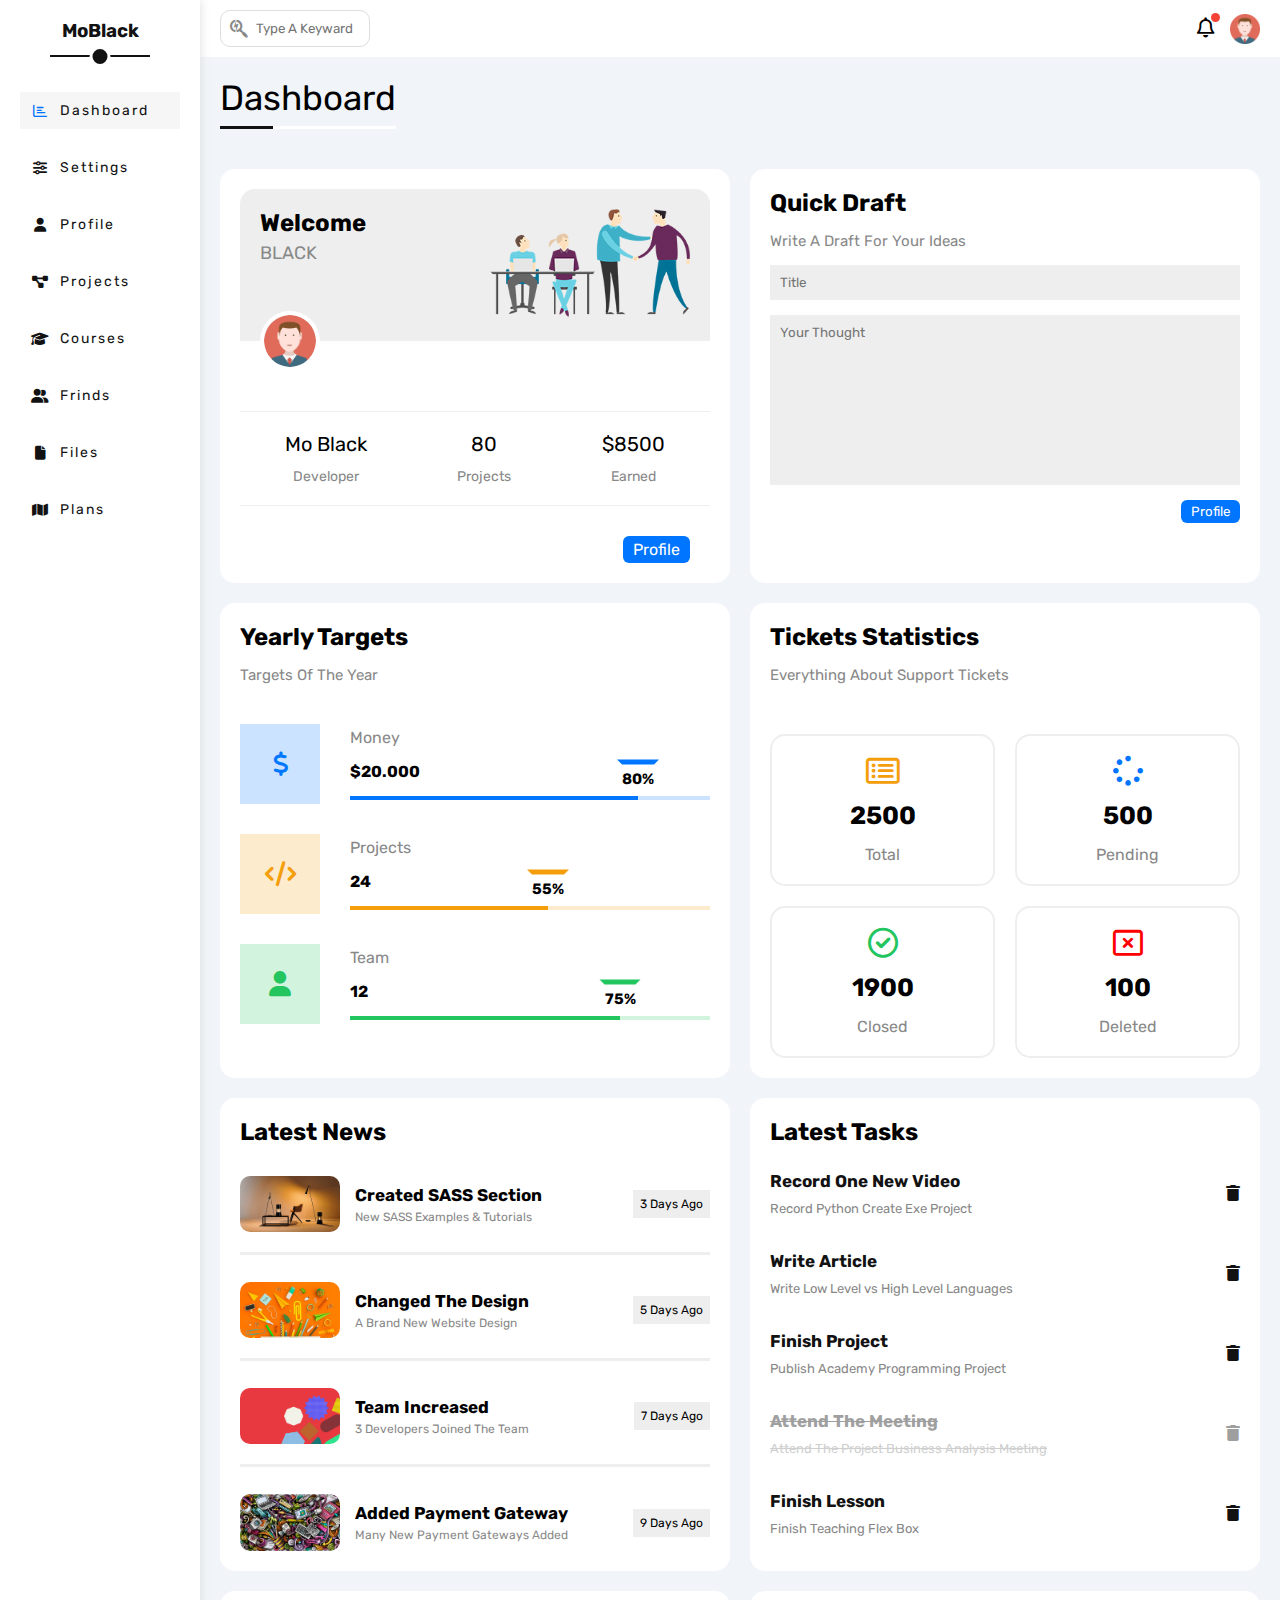
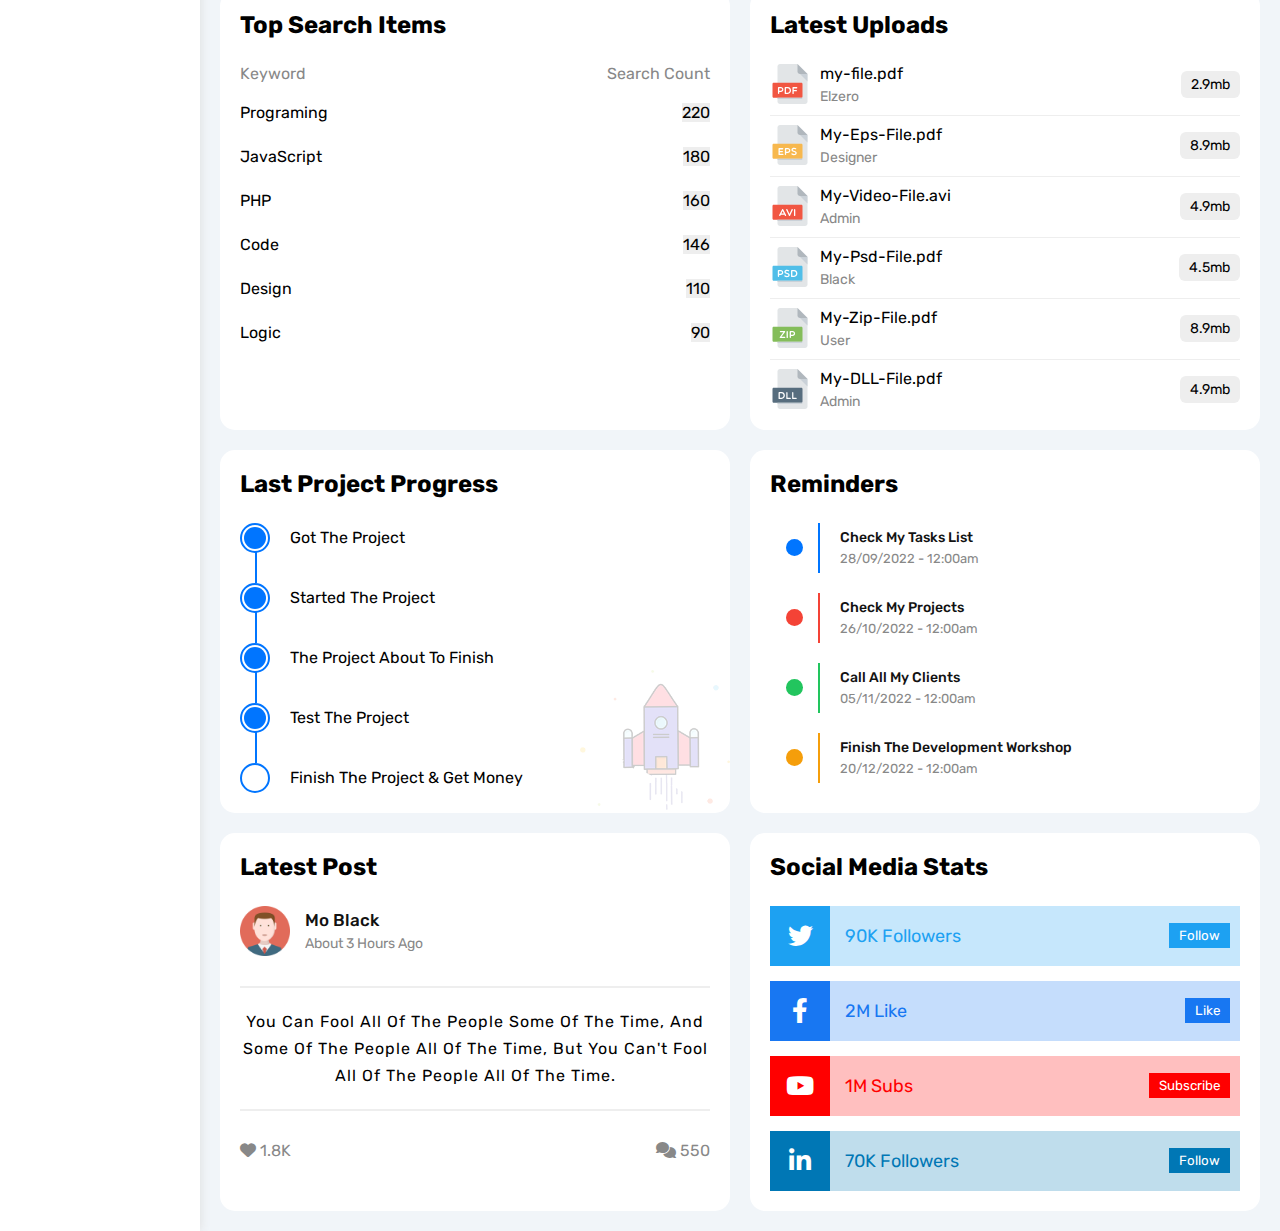
<file: index.html>
<!DOCTYPE html>
<html lang="en">
<head>
    <meta charset="UTF-8">
    <meta http-equiv="X-UA-Compatible" content="IE=edge">
    <meta name="viewport" content="width=device-width, initial-scale=1.0">
    <meta name="description" content="This is Dashboad">
    <title>Dashboard B</title>

    <!-- Font Awsome Icons -->
    <link rel="stylesheet" href="css/all.min.css" />

    <!-- fonts link -->
    <link rel="preconnect" href="https://fonts.googleapis.com">
    <link rel="preconnect" href="https://fonts.gstatic.com" crossorigin>
    <link href="https://fonts.googleapis.com/css2?family=Open+Sans:ital,wght@0,300;0,400;0,500;0,600;0,700;0,800;1,400&family=Rubik:wght@300;400;500;600;700;800;900&display=swap" rel="stylesheet">

    <!-- style file -->
    <link rel="stylesheet" href="css/main.css">
    <link rel="stylesheet" href="css/dashboard.css">
</head>
<body>

    <div class="pageContainer">
        <nav>
            <div class="logo">
                <h3>MoBlack</h3>
            </div>

            <ul>
                <li><a aria-label="Dashboard" href="index.html" class="active"><i class="fa-regular fa-chart-bar"></i> <span>Dashboard</span></a></li>
                <li><a aria-label="Settings" href="settings.html"><i class="fa-solid fa-sliders"></i> <span>Settings</span></a></li>
                <li><a aria-label="Profile" href="profile.html"><i class="fa-solid fa-user"></i> <span>Profile</span></a></li>
                <li><a aria-label="projects" href="projects.html"><i class="fa-solid fa-diagram-project"></i> <span>Projects</span></a></li>
                <li><a aria-label="Courses" href="courses.html"><i class="fa-solid fa-graduation-cap"></i> <span>Courses</span></a></li>
                <li><a aria-label="Frinds" href="friends.html"><i class="fa-solid fa-user-group"></i> <span>Frinds</span></a></li>
                <li><a aria-label="Files" href="files.html"><i class="fa-solid fa-file"></i> <span>Files</span></a></li>
                <li><a aria-label="Plans" href="plans.html"><i class="fa-solid fa-map"></i> <span>Plans</span></a></li>
            </ul>
        </nav>

        <section class="content">
            <header>
                <div class="search">
                    <i class="fa-brands fa-searchengin"></i>
                    <input type="text" placeholder="Type A Keyward">
                </div>
                <div class="user">
                    <div class="noti"><i class="fa-regular fa-bell"></i></div>
                    <img src="imags/avatar.png" alt="Avatar Logo">
                </div>
            </header>

            <!-- Content Here -->
            <section class="dashboard">
                <div class="headOfPage">
                    <h1>Dashboard</h1>
                </div>
                <div class="dashboardContent">
                    <div class="t">
                        <div class="welcome">
                            <div class="head">
                                <div class="w">
                                    <h2>Welcome</h2>
                                    <span>BLACK</span>
                                </div>
                                <div class="img">
                                    <img src="imags/welcome.png" alt="welcome">
                                </div>
                                <img class="welAvatar" src="imags/avatar.png" alt="welcome avatar">
                            </div>
                            
                            <div class="about">
                                <div>
                                    <h3>Mo Black</h3>
                                    <span>Developer</span>
                                </div>
                                <div>
                                    <h3>80</h3>
                                    <span>Projects</span>
                                </div>
                                <div>
                                    <h3>$8500</h3>
                                    <span>Earned</span>
                                </div>
                            </div>
                            <div class="welcomeBtn">
                                <button class="btn-shape"><a href="profile.html">Profile</a></button>
                            </div>
                        </div>
                        <div class="draft">
                            <h2 class="titleHead">Quick Draft</h2>
                            <p class="parHead">Write A Draft For Your Ideas</p>
                            <input type="text" placeholder="Title">
                            <textarea name="though" cols="40" rows="10" placeholder="Your Thought"></textarea>
                            <div class="welcomeBtn">
                                <button class="btn-shape"><a href="profile.html">Profile</a></button>
                            </div>
                        </div>
                        <div class="targets">
                            <h2 class="titleHead">Yearly Targets</h2>
                            <p class="parHead">Targets Of The Year</p>

                            <div class="targetsProj">
                                <div>
                                    <div class="icon">
                                        <i class="fa-solid fa-dollar-sign"></i>
                                    </div>
                                    <div class="proj">
                                        <span>Money</span>
                                        <span>$20.000</span>
                                        <div></div>
                                    </div>
                                </div>
                                <div>
                                    <div class="icon">
                                        <i class="fa-solid fa-code"></i>
                                    </div>
                                    <div class="proj">
                                        <span>Projects</span>
                                        <span>24</span>
                                        <div></div>
                                    </div>
                                </div>
                                <div>
                                    <div class="icon">
                                        <i class="fa-solid fa-user"></i>
                                    </div>
                                    <div class="proj">
                                        <span>Team</span>
                                        <span>12</span>
                                        <div></div>
                                    </div>
                                </div>
                            </div>
                        </div>
                        <div class="statistics">
                            <h2 class="titleHead">Tickets Statistics</h2>
                            <p class="parHead">Everything About Support Tickets</p>

                            <div class="tic">
                                <div>
                                    <i class="fa-regular fa-rectangle-list"></i>
                                    <span>2500</span>
                                    <span>Total</span>
                                </div>
                                <div>
                                    <i class="fa-solid fa-spinner"></i>
                                    <span>500</span>
                                    <span>Pending</span>
                                </div>
                                <div>
                                    <i class="fa-regular fa-circle-check"></i>
                                    <span>1900</span>
                                    <span>Closed</span>
                                </div>
                                <div>
                                    <i class="fa-regular fa-rectangle-xmark"></i>
                                    <span>100</span>
                                    <span>Deleted</span>
                                </div>
                            </div>
                        </div>
                        <div class="news">
                            <h2 class="titleHead">Latest News</h2>
                            <div class="newsContent">
                                <div>
                                    <div>
                                        <img src="imags/news-01.png" alt="news1">
                                        <div>
                                            <h3>Created SASS Section</h3>
                                            <p>New SASS Examples & Tutorials</p>
                                        </div>
                                    </div>
                                    <span>3 Days Ago</span>
                                </div>

                                <div>
                                    <div>
                                        <img src="imags/news-02.png" alt="news2">
                                        <div>
                                            <h3>Changed The Design</h3>
                                            <p>A Brand New Website Design</p>
                                        </div>
                                    </div>
                                    <span>5 Days Ago</span>
                                </div>

                                <div>
                                    <div>
                                        <img src="imags/news-03.png" alt="news3">
                                        <div>
                                            <h3>Team Increased</h3>
                                            <p>3 Developers Joined The Team</p>
                                        </div>
                                    </div>
                                    <span>7 Days Ago</span>
                                </div>

                                <div>
                                    <div>
                                        <img src="imags/news-04.png" alt="news4">
                                        <div>
                                            <h3>Added Payment Gateway</h3>
                                            <p>Many New Payment Gateways Added</p>
                                        </div>
                                    </div>
                                    <span>9 Days Ago</span>
                                </div>
                            </div>
                        </div>
                        <div class="tasks">
                            <h2 class="titleHead">Latest Tasks</h2>

                            <div class="tasksContent">
                                <div>
                                    <div>
                                        <h3>Record One New Video</h3>
                                        <p>Record Python Create Exe Project</p>
                                    </div>
                                    <i class="fa-solid fa-trash"></i>
                                </div>

                                <div>
                                    <div>
                                        <h3>Write Article</h3>
                                        <p>Write Low Level vs High Level Languages</p>
                                    </div>
                                    <i class="fa-solid fa-trash"></i>
                                </div>

                                <div>
                                    <div>
                                        <h3>Finish Project</h3>
                                        <p>Publish Academy Programming Project</p>
                                    </div>
                                    <i class="fa-solid fa-trash"></i>
                                </div>

                                <div class="done">
                                    <div>
                                        <h3>Attend The Meeting</h3>
                                        <p>Attend The Project Business Analysis Meeting</p>
                                    </div>
                                    <i class="fa-solid fa-trash"></i>
                                </div>

                                <div>
                                    <div>
                                        <h3>Finish Lesson</h3>
                                        <p>Finish Teaching Flex Box</p>
                                    </div>
                                    <i class="fa-solid fa-trash"></i>
                                </div>
                            </div>
                        </div>
                        <div class="items">
                            <h2 class="titleHead">Top Search Items</h2>

                            <div class="itemsContent">
                                <div>
                                    <span>Keyword</span>
                                    <ul>
                                        <li>Programing</li>
                                        <li>JavaScript</li>
                                        <li>PHP</li>
                                        <li>Code</li>
                                        <li>Design</li>
                                        <li>Logic</li>
                                    </ul>
                                </div>
                                <div>
                                    <span>Search Count</span>
                                    <ul>
                                        <li>220</li>
                                        <li>180</li>
                                        <li>160</li>
                                        <li>146</li>
                                        <li>110</li>
                                        <li>90</li>
                                    </ul>
                                </div>
                            </div>
                        </div>
                        <div class="uploads">
                            <h2 class="titleHead">Latest Uploads</h2>

                            <div class="uploadsContent">
                                <div class="uploadsFile">
                                    <div>
                                        <img src="imags/pdf.svg" alt="pdf">
                                        <div>
                                            <h3>my-file.pdf</h3>
                                            <p>Elzero</p>
                                        </div>
                                    </div>
                                    <span>2.9mb</span>
                                </div>

                                <div class="uploadsFile">
                                    <div>
                                        <img src="imags/eps.svg" alt="eps">
                                        <div>
                                            <h3>My-Eps-File.pdf</h3>
                                            <p>Designer</p>
                                        </div>
                                    </div>
                                    <span>8.9mb</span>
                                </div>

                                <div class="uploadsFile">
                                    <div>
                                        <img src="imags/avi.svg" alt="avi">
                                        <div>
                                            <h3>My-Video-File.avi</h3>
                                            <p>Admin</p>
                                        </div>
                                    </div>
                                    <span>4.9mb</span>
                                </div>

                                <div class="uploadsFile">
                                    <div>
                                        <img src="imags/psd.svg" alt="psd">
                                        <div>
                                            <h3>My-Psd-File.pdf</h3>
                                            <p>Black</p>
                                        </div>
                                    </div>
                                    <span>4.5mb</span>
                                </div>

                                <div class="uploadsFile">
                                    <div>
                                        <img src="imags/zip.svg" alt="zip">
                                        <div>
                                            <h3>My-Zip-File.pdf</h3>
                                            <p>User</p>
                                        </div>
                                    </div>
                                    <span>8.9mb</span>
                                </div>

                                <div class="uploadsFile">
                                    <div>
                                        <img src="imags/dll.svg" alt="dll">
                                        <div>
                                            <h3>My-DLL-File.pdf</h3>
                                            <p>Admin</p>
                                        </div>
                                    </div>
                                    <span>4.9mb</span>
                                </div>
                            </div>
                        </div>
                        <div class="progress">
                            <img src="imags/project.png" alt="project">
                            <h2 class="titleHead">Last Project Progress</h2>

                            <div class="progressContent">
                                <div class="line"></div>
                                <ul>
                                    <li>
                                        <div>
                                            <div class="progFinsh"></div>
                                        </div>
                                        <p>Got The Project</p>
                                    </li>
                                    <li>
                                        <div>
                                            <div class="progFinsh"></div>
                                        </div>
                                        <p>Started The Project</p>
                                    </li>
                                    <li>
                                        <div>
                                            <div class="progFinsh"></div>
                                        </div>
                                        <p>The Project About To Finish</p>
                                    </li>
                                    <li>
                                        <div>
                                            <div class="progFinsh progWaiting"></div>
                                        </div>
                                        <p>Test The Project</p>
                                    </li>
                                    <li>
                                        <div>
                                            <div></div>
                                        </div>
                                        <p>Finish The Project & Get Money</p>
                                    </li>
                                </ul>
                            </div>
                        </div>
                        <div class="reminders">
                            <h2 class="titleHead">Reminders</h2>

                            <div class="remindersContent">
                                <div class="reminderTask">
                                    <div class="reminderShap">
                                        <div></div>
                                    </div>
                                    <div class="reTask">
                                        <h3>Check My Tasks List</h3>
                                        <p>28/09/2022 - 12:00am</p>
                                    </div>
                                </div>

                                <div class="reminderTask">
                                    <div class="reminderShap">
                                        <div></div>
                                    </div>
                                    <div class="reTask">
                                        <h3>Check My Projects</h3>
                                        <p>26/10/2022 - 12:00am</p>
                                    </div>
                                </div>

                                <div class="reminderTask">
                                    <div class="reminderShap">
                                        <div></div>
                                    </div>
                                    <div class="reTask">
                                        <h3>Call All My Clients</h3>
                                        <p>05/11/2022 - 12:00am</p>
                                    </div>
                                </div>

                                <div class="reminderTask">
                                    <div class="reminderShap">
                                        <div></div>
                                    </div>
                                    <div class="reTask">
                                        <h3>Finish The Development Workshop</h3>
                                        <p>20/12/2022 - 12:00am</p>
                                    </div>
                                </div>
                            </div>
                        </div>
                        <div class="post">
                            <h2 class="titleHead">Latest Post</h2>

                            <div class="postContent">
                                <div class="postHead">
                                    <img src="imags/avatar.png" alt="avatartPost">
                                    <div>
                                        <h3>Mo Black</h3>
                                        <p>About 3 Hours Ago</p>
                                    </div>
                                </div>
                                <p>You Can Fool All Of The People Some Of The Time, And Some Of The People All Of The Time, But You Can't Fool All Of The
                                People All Of The Time.</p>
                                <div class="reactions">
                                    <div>
                                        <i class="fa-solid fa-heart"></i>
                                        <span>1.8K</span>
                                    </div>
                                    <div>
                                        <i class="fa-solid fa-comments"></i>
                                        <span>550</span>
                                    </div>
                                </div>
                            </div>
                        </div>
                        <div class="smState">
                            <h2 class="titleHead">Social Media Stats</h2>

                            <div class="smStateContent">
                                <div class="sm">
                                    <div>
                                        <div class="smIcon">
                                            <i class="fa-brands fa-twitter"></i>
                                        </div>
                                        <span>90K Followers</span>
                                    </div>
                                    <button>Follow</button>
                                </div>

                                <div class="sm">
                                    <div>
                                        <div class="smIcon">
                                            <i class="fa-brands fa-facebook-f"></i>
                                        </div>
                                        <span>2M Like</span>
                                    </div>
                                    <button>Like</button>
                                </div>

                                <div class="sm">
                                    <div>
                                        <div class="smIcon">
                                            <i class="fa-brands fa-youtube"></i>
                                        </div>
                                        <span>1M Subs</span>
                                    </div>
                                    <button>Subscribe</button>
                                </div>

                                <div class="sm">
                                    <div>
                                        <div class="smIcon">
                                            <i class="fa-brands fa-linkedin-in"></i>
                                        </div>
                                        <span>70K Followers</span>
                                    </div>
                                    <button>Follow</button>
                                </div>
                            </div>
                        </div>
                    </div>
                    <div class="projects"></div>
                </div>
            </section>
            <!-- Content Here -->
        </section>
    </div>

</body>
</html>
</file>
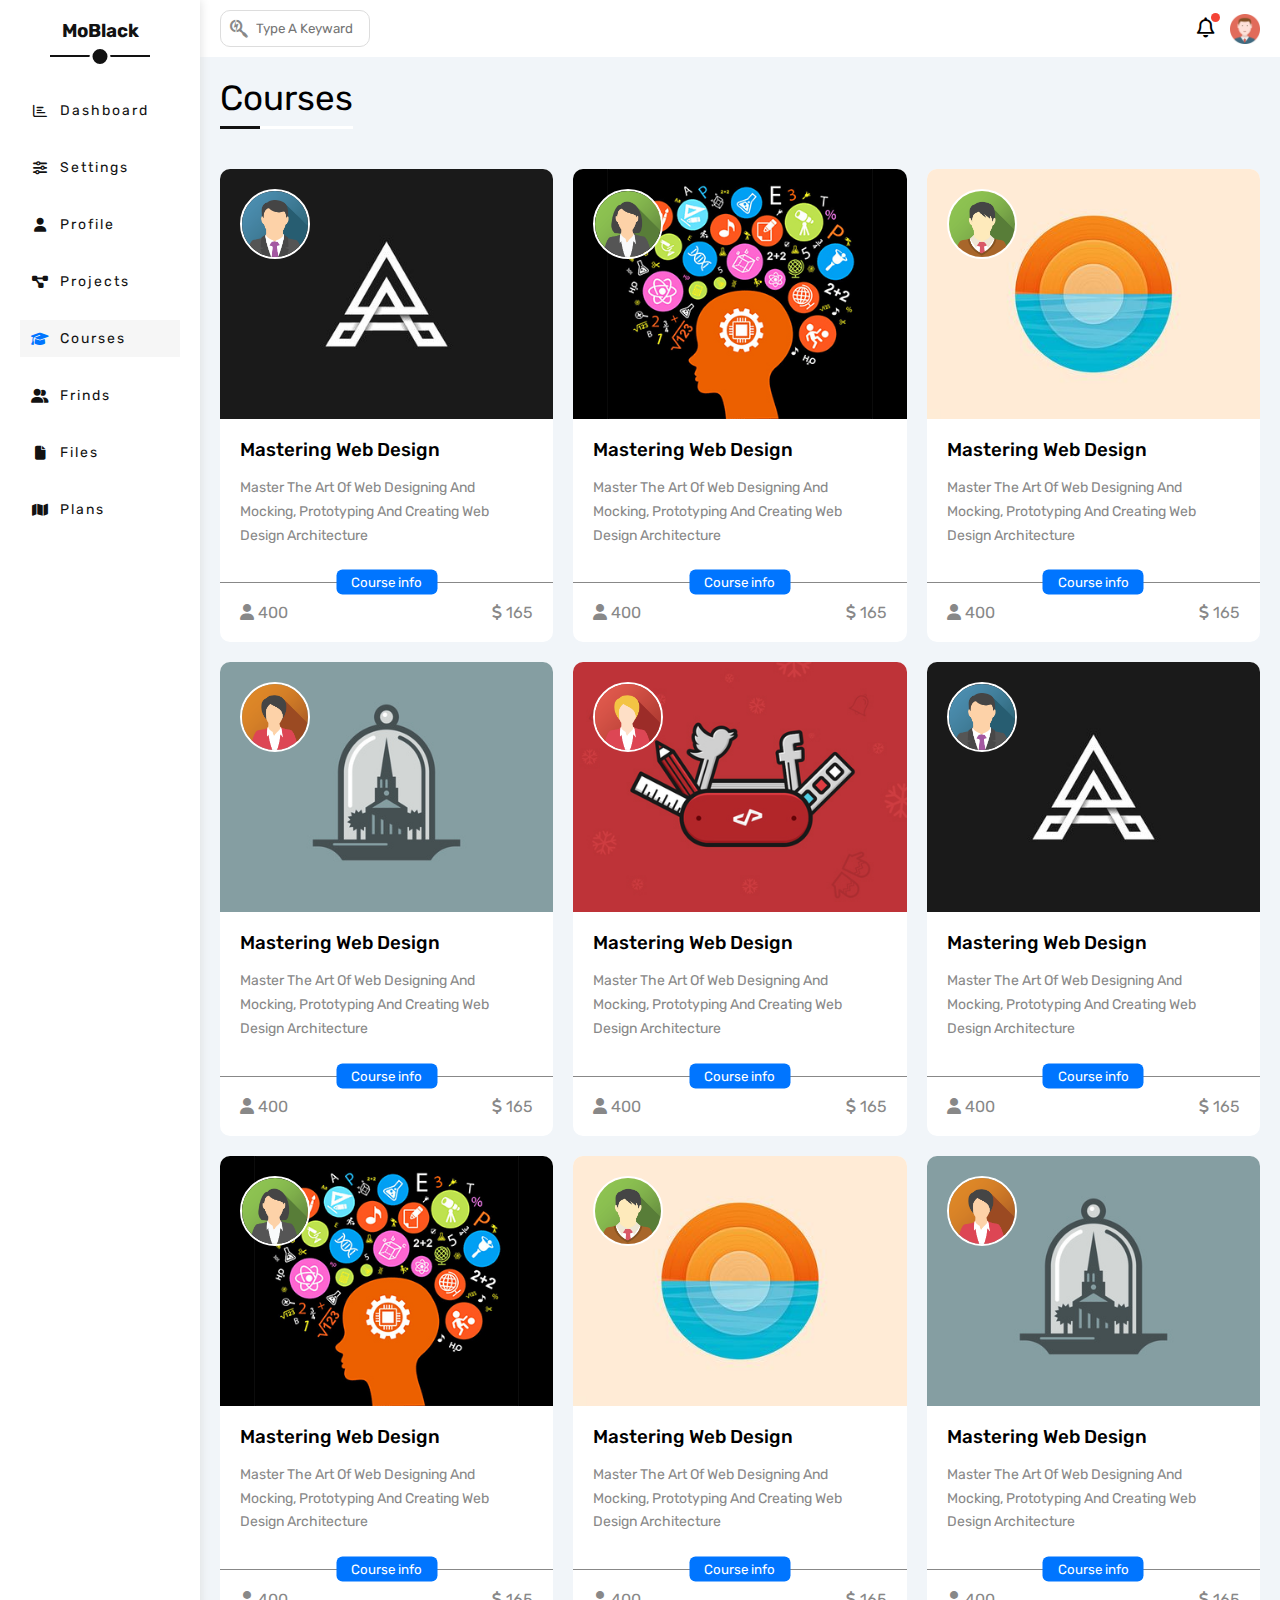
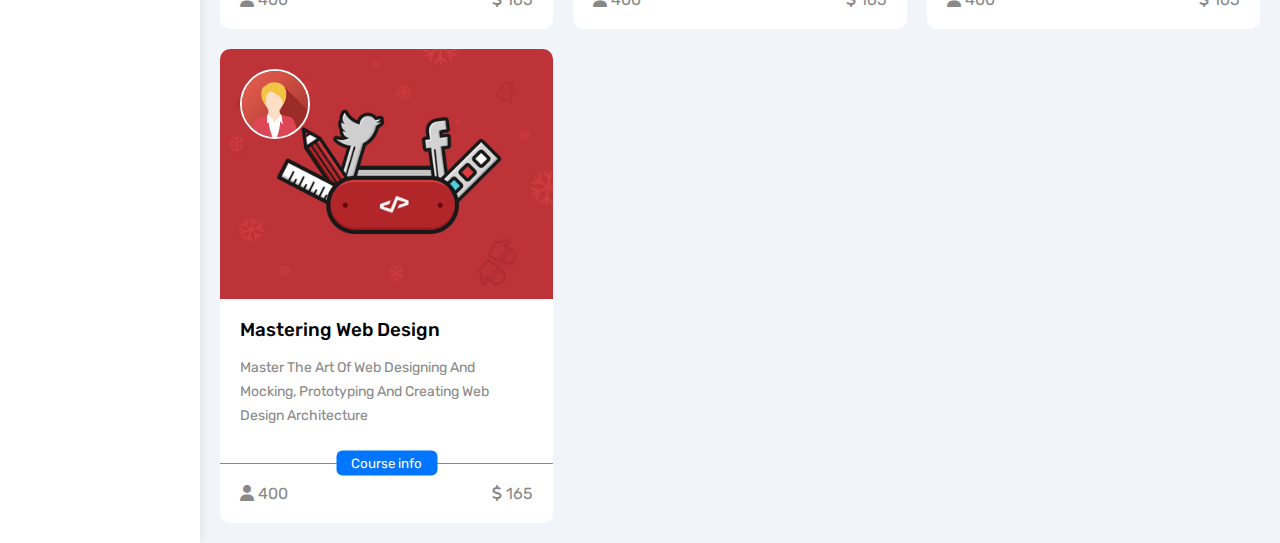
<file: courses.html>
<!DOCTYPE html>
<html lang="en">

<head>
    <meta charset="UTF-8">
    <meta http-equiv="X-UA-Compatible" content="IE=edge">
    <meta name="viewport" content="width=device-width, initial-scale=1.0">
    <meta name="description" content="This is Dashboad">
    <title>Dashboard B</title>

    <!-- Font Awsome Icons -->
    <link rel="stylesheet" href="css/all.min.css" />

    <!-- fonts link -->
    <link rel="preconnect" href="https://fonts.googleapis.com">
    <link rel="preconnect" href="https://fonts.gstatic.com" crossorigin>
    <link
        href="https://fonts.googleapis.com/css2?family=Open+Sans:ital,wght@0,300;0,400;0,500;0,600;0,700;0,800;1,400&family=Rubik:wght@300;400;500;600;700;800;900&display=swap"
        rel="stylesheet">

    <!-- style file -->
    <link rel="stylesheet" href="css/main.css">
    <link rel="stylesheet" href="css/coursesStyle.css">
</head>

<body>

    <div class="pageContainer">
        <nav>
            <div class="logo">
                <h3>MoBlack</h3>
            </div>

            <ul>
                <li><a aria-label="Dashboard" href="index.html"><i class="fa-regular fa-chart-bar"></i>
                        <span>Dashboard</span></a></li>
                <li><a aria-label="Settings" href="settings.html"><i class="fa-solid fa-sliders"></i>
                        <span>Settings</span></a></li>
                <li><a aria-label="Profile" href="profile.html"><i class="fa-solid fa-user"></i>
                        <span>Profile</span></a></li>
                <li><a aria-label="projects" href="projects.html"><i class="fa-solid fa-diagram-project"></i>
                        <span>Projects</span></a></li>
                <li><a aria-label="Courses" href="courses.html" class="active"><i class="fa-solid fa-graduation-cap"></i>
                        <span>Courses</span></a></li>
                <li><a aria-label="Frinds" href="friends.html"><i class="fa-solid fa-user-group"></i>
                        <span>Frinds</span></a></li>
                <li><a aria-label="Files" href="files.html"><i class="fa-solid fa-file"></i> <span>Files</span></a></li>
                <li><a aria-label="Plans" href="plans.html"><i class="fa-solid fa-map"></i> <span>Plans</span></a></li>
            </ul>
        </nav>

        <section class="content">
            <header>
                <div class="search">
                    <i class="fa-brands fa-searchengin"></i>
                    <input type="text" placeholder="Type A Keyward">
                </div>
                <div class="user">
                    <div class="noti"><i class="fa-regular fa-bell"></i></div>
                    <img class="img" src="imags/avatar.png" alt="Avatar Logo">
                </div>
            </header>

            <!-- Content Here -->
            <div class="courses">
                <div class="headOfPage">
                    <h1>Courses</h1>
                </div>

                <div class="coursesContent">
                    <div>
                        <div class="head">
                            <img class="img" src="imags/team-01.png" alt="">
                            <img src="imags/course-01.jpg" alt="">
                        </div>

                        <div class="courseContent">
                            <h3>Mastering Web Design</h3>
                            <p>Master The Art Of Web Designing And Mocking, Prototyping And Creating Web Design Architecture</p>
                        </div>

                        <div class="info">
                            <div></div>
                            <button>Course info</button>
                        </div>

                        <div class="price">
                            <div>
                                <i class="fa-solid fa-user"></i>
                                <span>400</span>
                            </div>
                            <div>
                                <i class="fa-solid fa-dollar-sign"></i>
                                <span>165</span>
                            </div>
                        </div>
                    </div>

                    <div>
                        <div class="head">
                            <img class="img" src="imags/team-02.png" alt="">
                            <img src="imags/course-02.jpg" alt="">
                        </div>
                    
                        <div class="courseContent">
                            <h3>Mastering Web Design</h3>
                            <p>Master The Art Of Web Designing And Mocking, Prototyping And Creating Web Design Architecture</p>
                        </div>
                    
                        <div class="info">
                            <button>Course info</button>
                        </div>
                    
                        <div class="price">
                            <div>
                                <i class="fa-solid fa-user"></i>
                                <span>400</span>
                            </div>
                            <div>
                                <i class="fa-solid fa-dollar-sign"></i>
                                <span>165</span>
                            </div>
                        </div>
                    </div>

                    <div>
                        <div class="head">
                            <img class="img" src="imags/team-03.png" alt="">
                            <img src="imags/course-03.jpg" alt="">
                        </div>
                    
                        <div class="courseContent">
                            <h3>Mastering Web Design</h3>
                            <p>Master The Art Of Web Designing And Mocking, Prototyping And Creating Web Design Architecture</p>
                        </div>
                    
                        <div class="info">
                            <button>Course info</button>
                        </div>
                    
                        <div class="price">
                            <div>
                                <i class="fa-solid fa-user"></i>
                                <span>400</span>
                            </div>
                            <div>
                                <i class="fa-solid fa-dollar-sign"></i>
                                <span>165</span>
                            </div>
                        </div>
                    </div>

                    <div>
                        <div class="head">
                            <img class="img" src="imags/team-04.png" alt="">
                            <img src="imags/course-04.jpg" alt="">
                        </div>
                    
                        <div class="courseContent">
                            <h3>Mastering Web Design</h3>
                            <p>Master The Art Of Web Designing And Mocking, Prototyping And Creating Web Design Architecture</p>
                        </div>
                    
                        <div class="info">
                            <button>Course info</button>
                        </div>
                    
                        <div class="price">
                            <div>
                                <i class="fa-solid fa-user"></i>
                                <span>400</span>
                            </div>
                            <div>
                                <i class="fa-solid fa-dollar-sign"></i>
                                <span>165</span>
                            </div>
                        </div>
                    </div>

                    <div>
                        <div class="head">
                            <img class="img" src="imags/team-05.png" alt="">
                            <img src="imags/course-05.jpg" alt="">
                        </div>
                    
                        <div class="courseContent">
                            <h3>Mastering Web Design</h3>
                            <p>Master The Art Of Web Designing And Mocking, Prototyping And Creating Web Design Architecture</p>
                        </div>
                    
                        <div class="info">
                            <button>Course info</button>
                        </div>
                    
                        <div class="price">
                            <div>
                                <i class="fa-solid fa-user"></i>
                                <span>400</span>
                            </div>
                            <div>
                                <i class="fa-solid fa-dollar-sign"></i>
                                <span>165</span>
                            </div>
                        </div>
                    </div>

                    <div>
                        <div class="head">
                            <img class="img" src="imags/team-01.png" alt="">
                            <img src="imags/course-01.jpg" alt="">
                        </div>
                    
                        <div class="courseContent">
                            <h3>Mastering Web Design</h3>
                            <p>Master The Art Of Web Designing And Mocking, Prototyping And Creating Web Design Architecture</p>
                        </div>
                    
                        <div class="info">
                            <button>Course info</button>
                        </div>
                    
                        <div class="price">
                            <div>
                                <i class="fa-solid fa-user"></i>
                                <span>400</span>
                            </div>
                            <div>
                                <i class="fa-solid fa-dollar-sign"></i>
                                <span>165</span>
                            </div>
                        </div>
                    </div>

                    <div>
                        <div class="head">
                            <img class="img" src="imags/team-02.png" alt="">
                            <img src="imags/course-02.jpg" alt="">
                        </div>
                    
                        <div class="courseContent">
                            <h3>Mastering Web Design</h3>
                            <p>Master The Art Of Web Designing And Mocking, Prototyping And Creating Web Design Architecture</p>
                        </div>
                    
                        <div class="info">
                            <button>Course info</button>
                        </div>
                    
                        <div class="price">
                            <div>
                                <i class="fa-solid fa-user"></i>
                                <span>400</span>
                            </div>
                            <div>
                                <i class="fa-solid fa-dollar-sign"></i>
                                <span>165</span>
                            </div>
                        </div>
                    </div>

                    <div>
                        <div class="head">
                            <img class="img" src="imags/team-03.png" alt="">
                            <img src="imags/course-03.jpg" alt="">
                        </div>
                    
                        <div class="courseContent">
                            <h3>Mastering Web Design</h3>
                            <p>Master The Art Of Web Designing And Mocking, Prototyping And Creating Web Design Architecture</p>
                        </div>
                    
                        <div class="info">
                            <button>Course info</button>
                        </div>
                    
                        <div class="price">
                            <div>
                                <i class="fa-solid fa-user"></i>
                                <span>400</span>
                            </div>
                            <div>
                                <i class="fa-solid fa-dollar-sign"></i>
                                <span>165</span>
                            </div>
                        </div>
                    </div>

                    <div>
                        <div class="head">
                            <img class="img" src="imags/team-04.png" alt="">
                            <img src="imags/course-04.jpg" alt="">
                        </div>
                    
                        <div class="courseContent">
                            <h3>Mastering Web Design</h3>
                            <p>Master The Art Of Web Designing And Mocking, Prototyping And Creating Web Design Architecture</p>
                        </div>
                    
                        <div class="info">
                            <button>Course info</button>
                        </div>
                    
                        <div class="price">
                            <div>
                                <i class="fa-solid fa-user"></i>
                                <span>400</span>
                            </div>
                            <div>
                                <i class="fa-solid fa-dollar-sign"></i>
                                <span>165</span>
                            </div>
                        </div>
                    </div>

                    <div>
                        <div class="head">
                            <img class="img" src="imags/team-05.png" alt="">
                            <img src="imags/course-05.jpg" alt="">
                        </div>
                    
                        <div class="courseContent">
                            <h3>Mastering Web Design</h3>
                            <p>Master The Art Of Web Designing And Mocking, Prototyping And Creating Web Design Architecture</p>
                        </div>
                    
                        <div class="info">
                            <button>Course info</button>
                        </div>
                    
                        <div class="price">
                            <div>
                                <i class="fa-solid fa-user"></i>
                                <span>400</span>
                            </div>
                            <div>
                                <i class="fa-solid fa-dollar-sign"></i>
                                <span>165</span>
                            </div>
                        </div>
                    </div>
                </div>

            </div>
            <!-- Content Here -->
        </section>
    </div>

</body>

</html>
</file>
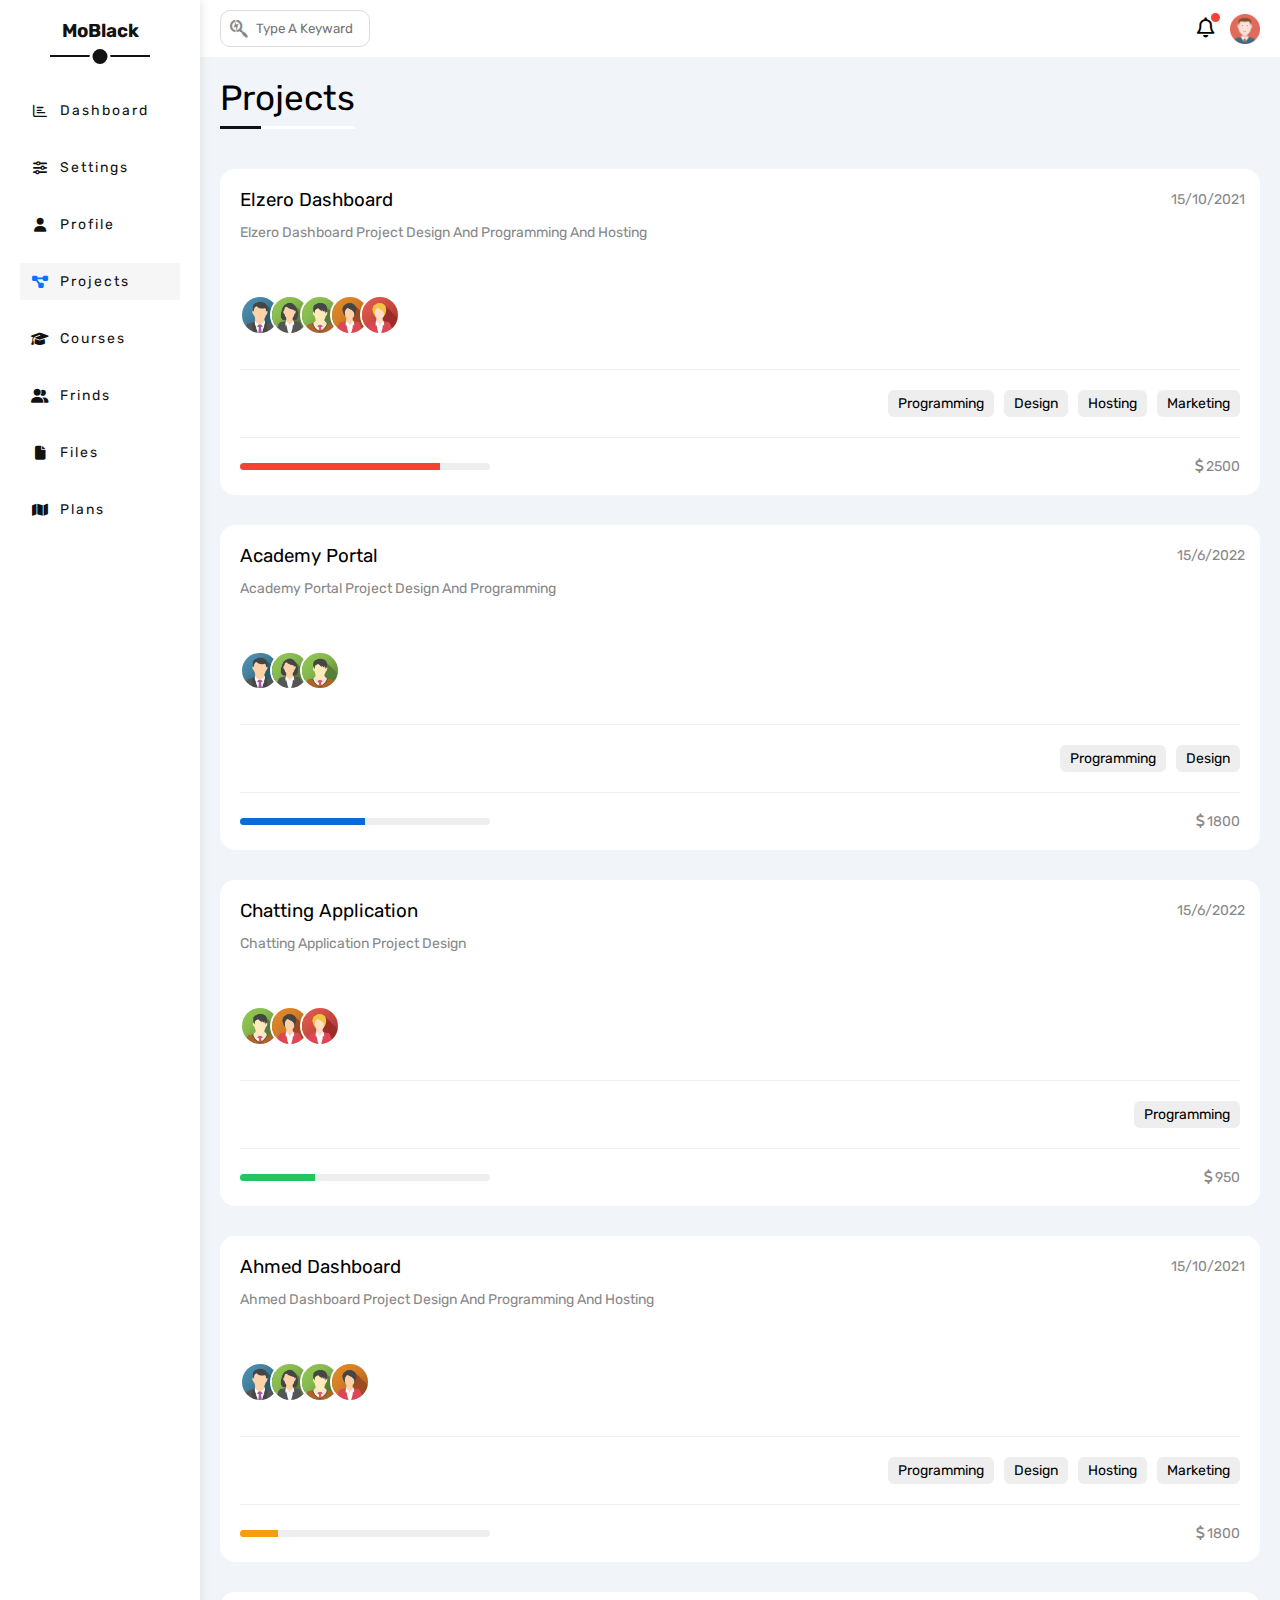
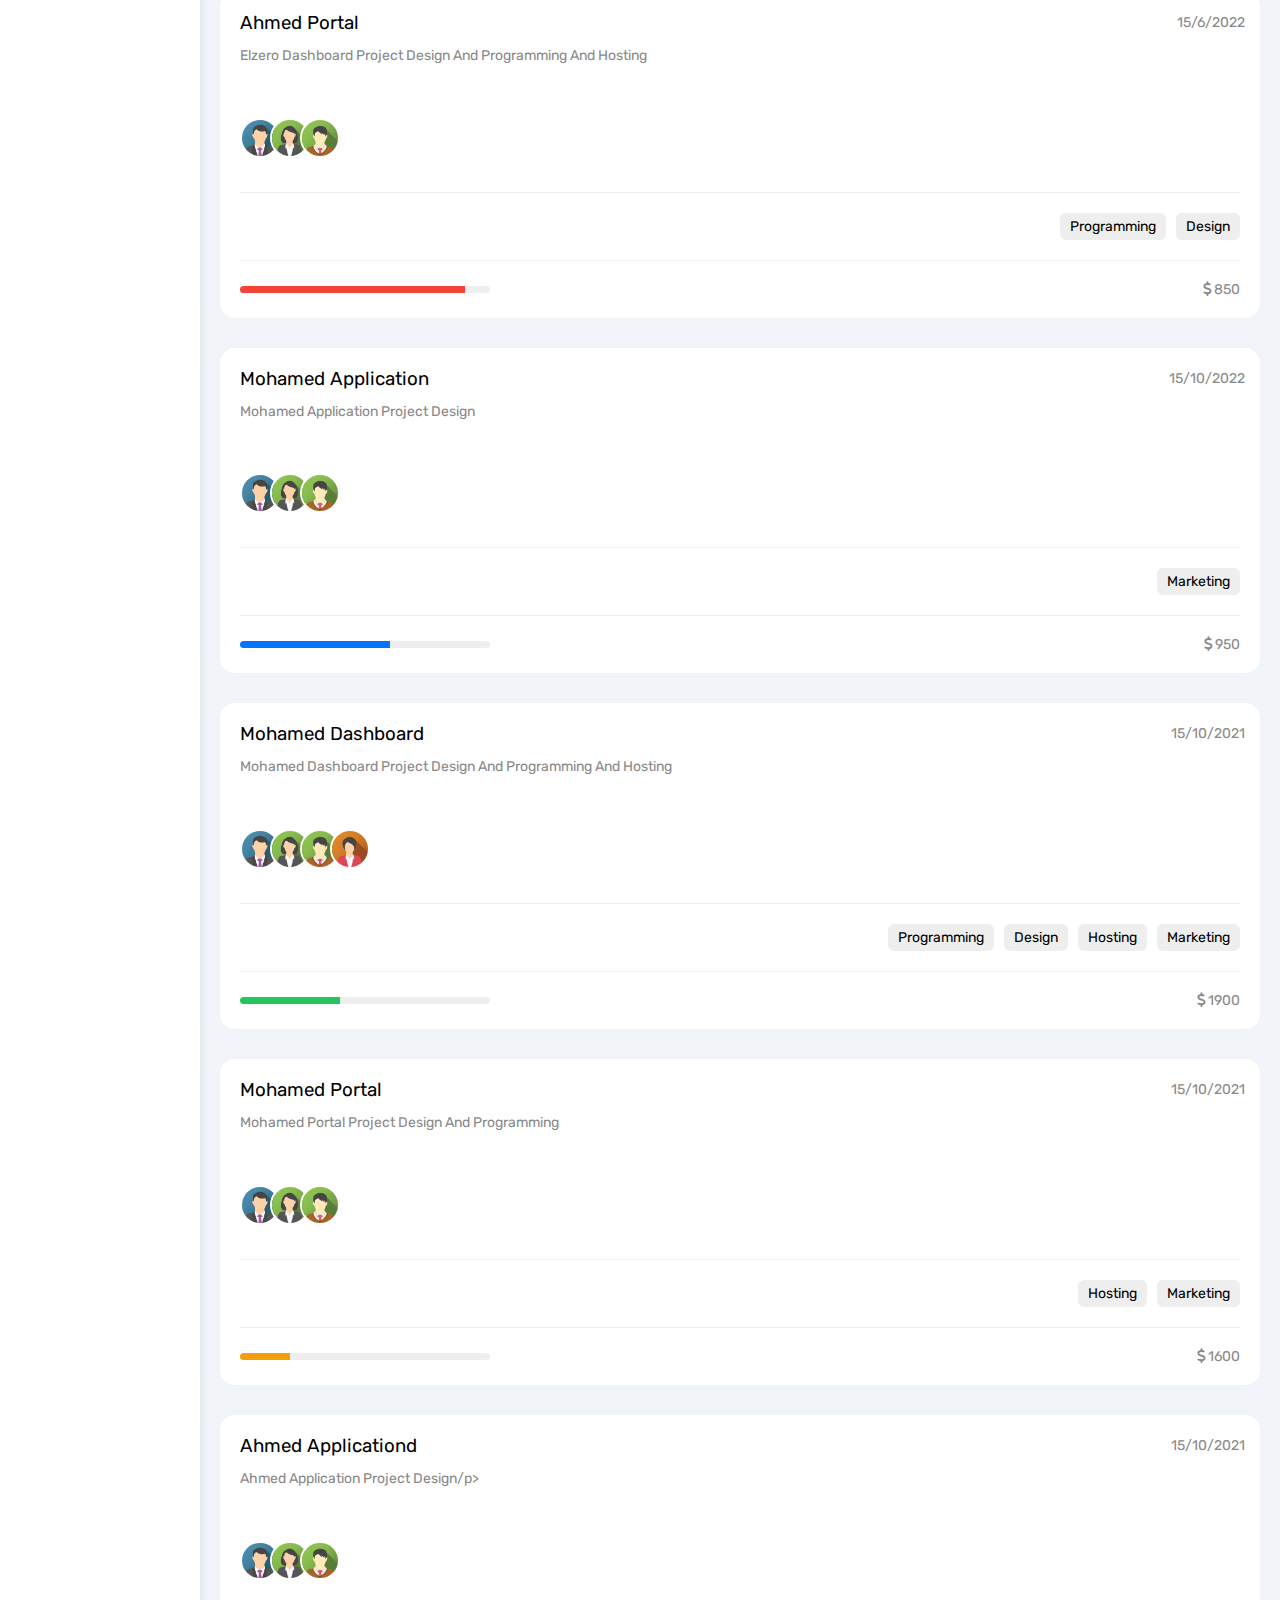
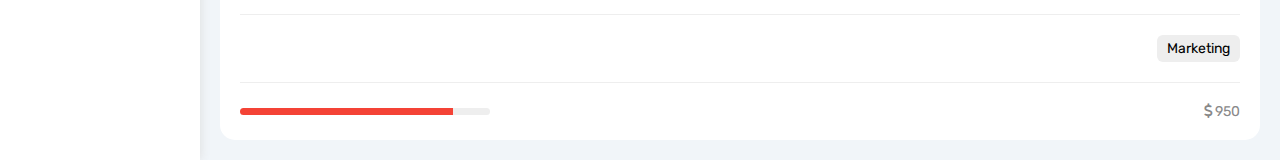
<file: projects.html>
<!DOCTYPE html>
<html lang="en">

<head>
    <meta charset="UTF-8">
    <meta http-equiv="X-UA-Compatible" content="IE=edge">
    <meta name="viewport" content="width=device-width, initial-scale=1.0">
    <meta name="description" content="This is Dashboad">
    <title>Dashboard B</title>

    <!-- Font Awsome Icons -->
    <link rel="stylesheet" href="css/all.min.css" />

    <!-- fonts link -->
    <link rel="preconnect" href="https://fonts.googleapis.com">
    <link rel="preconnect" href="https://fonts.gstatic.com" crossorigin>
    <link
        href="https://fonts.googleapis.com/css2?family=Open+Sans:ital,wght@0,300;0,400;0,500;0,600;0,700;0,800;1,400&family=Rubik:wght@300;400;500;600;700;800;900&display=swap"
        rel="stylesheet">

    <!-- style file -->
    <link rel="stylesheet" href="css/main.css">
    <link rel="stylesheet" href="css/projectsStyle.css">
</head>

<body>

    <div class="pageContainer">
        <nav>
            <div class="logo">
                <h3>MoBlack</h3>
            </div>

            <ul>
                <li><a aria-label="Dashboard" href="index.html"><i class="fa-regular fa-chart-bar"></i>
                        <span>Dashboard</span></a></li>
                <li><a aria-label="Settings" href="settings.html"><i class="fa-solid fa-sliders"></i>
                        <span>Settings</span></a></li>
                <li><a aria-label="Profile" href="profile.html"><i class="fa-solid fa-user"></i>
                        <span>Profile</span></a></li>
                <li><a aria-label="projects" href="projects.html" class="active"><i class="fa-solid fa-diagram-project"></i>
                        <span>Projects</span></a></li>
                <li><a aria-label="Courses" href="courses.html"><i
                            class="fa-solid fa-graduation-cap"></i>
                        <span>Courses</span></a></li>
                <li><a aria-label="Frinds" href="friends.html"><i class="fa-solid fa-user-group"></i>
                        <span>Frinds</span></a></li>
                <li><a aria-label="Files" href="files.html"><i class="fa-solid fa-file"></i> <span>Files</span></a></li>
                <li><a aria-label="Plans" href="plans.html"><i class="fa-solid fa-map"></i> <span>Plans</span></a></li>
            </ul>
        </nav>

        <section class="content">
            <header>
                <div class="search">
                    <i class="fa-brands fa-searchengin"></i>
                    <input type="text" placeholder="Type A Keyward">
                </div>
                <div class="user">
                    <div class="noti"><i class="fa-regular fa-bell"></i></div>
                    <img class="img" src="imags/avatar.png" alt="Avatar Logo">
                </div>
            </header>

            <!-- Content Here -->
            <div class="projects">
                <div class="headOfPage">
                    <h1>Projects</h1>
                </div>

                <div class="projectsContent">







                    <div class="projectCard">

                        <div class="date">
                            <span>15/10/2021</span>
                        </div>

                        <h3>Elzero Dashboard</h3>
                        <p>Elzero Dashboard Project Design And Programming And Hosting</p>

                        <div class="users">
                            <a href="#">
                                <img src="imags/team-01.png" alt="">
                            </a>
                            <a href="#">
                                <img src="imags/team-02.png" alt="">
                            </a>
                            <a href="#">
                                <img src="imags/team-03.png" alt="">
                            </a>
                            <a href="#">
                                <img src="imags/team-04.png" alt="">
                            </a>
                            <a href="#">
                                <img src="imags/team-05.png" alt="">
                            </a>
                        </div>

                        <div class="skills">
                            <span>Programming</span>
                            <span>Design</span>
                            <span>Hosting</span>
                            <span>Marketing</span>
                        </div>

                        <div class="prog">
                            <div></div>
                            <span><i class="fa-solid fa-dollar-sign"></i> 2500</span>
                        </div>
                    </div>








                    
                    <div class="projectCard">
                    
                        <div class="date">
                            <span>15/6/2022</span>
                        </div>
                    
                        <h3>Academy Portal</h3>
                        <p>Academy Portal Project Design And Programming</p>
                    
                        <div class="users">
                            <a href="#">
                                <img src="imags/team-01.png" alt="">
                            </a>
                            <a href="#">
                                <img src="imags/team-02.png" alt="">
                            </a>
                            <a href="#">
                                <img src="imags/team-03.png" alt="">
                            </a>
                        </div>
                    
                        <div class="skills">
                            <span>Programming</span>
                            <span>Design</span>
                        </div>
                    
                        <div class="prog">
                            <div></div>
                            <span><i class="fa-solid fa-dollar-sign"></i> 1800</span>
                        </div>
                    </div>

                    <div class="projectCard">
                    
                        <div class="date">
                            <span>15/6/2022</span>
                        </div>
                    
                        <h3>Chatting Application</h3>
                        <p>Chatting Application Project Design</p>
                    
                        <div class="users">
                            <a href="#">
                                <img src="imags/team-03.png" alt="">
                            </a>
                            <a href="#">
                                <img src="imags/team-04.png" alt="">
                            </a>
                            <a href="#">
                                <img src="imags/team-05.png" alt="">
                            </a>
                        </div>
                    
                        <div class="skills">
                            <span>Programming</span>
                        </div>
                    
                        <div class="prog">
                            <div></div>
                            <span><i class="fa-solid fa-dollar-sign"></i> 950</span>
                        </div>
                    </div>

                    <div class="projectCard">
                    
                        <div class="date">
                            <span>15/10/2021</span>
                        </div>
                    
                        <h3>Ahmed Dashboard</h3>
                        <p>Ahmed Dashboard Project Design And Programming And Hosting</p>
                    
                        <div class="users">
                            <a href="#">
                                <img src="imags/team-01.png" alt="">
                            </a>
                            <a href="#">
                                <img src="imags/team-02.png" alt="">
                            </a>
                            <a href="#">
                                <img src="imags/team-03.png" alt="">
                            </a>
                            <a href="#">
                                <img src="imags/team-04.png" alt="">
                            </a>
                        </div>
                    
                        <div class="skills">
                            <span>Programming</span>
                            <span>Design</span>
                            <span>Hosting</span>
                            <span>Marketing</span>
                        </div>
                    
                        <div class="prog">
                            <div></div>
                            <span><i class="fa-solid fa-dollar-sign"></i> 1800</span>
                        </div>
                    </div>

                    <div class="projectCard">
                    
                        <div class="date">
                            <span>15/6/2022</span>
                        </div>
                    
                        <h3>Ahmed Portal</h3>
                        <p>Elzero Dashboard Project Design And Programming And Hosting</p>
                    
                        <div class="users">
                            <a href="#">
                                <img src="imags/team-01.png" alt="">
                            </a>
                            <a href="#">
                                <img src="imags/team-02.png" alt="">
                            </a>
                            <a href="#">
                                <img src="imags/team-03.png" alt="">
                            </a>
                        </div>
                    
                        <div class="skills">
                            <span>Programming</span>
                            <span>Design</span>
                        </div>
                    
                        <div class="prog">
                            <div></div>
                            <span><i class="fa-solid fa-dollar-sign"></i> 850</span>
                        </div>
                    </div>

                    <div class="projectCard">
                    
                        <div class="date">
                            <span>15/10/2022</span>
                        </div>
                    
                        <h3>Mohamed Application</h3>
                        <p>Mohamed Application Project Design</p>
                    
                        <div class="users">
                            <a href="#">
                                <img src="imags/team-01.png" alt="">
                            </a>
                            <a href="#">
                                <img src="imags/team-02.png" alt="">
                            </a>
                            <a href="#">
                                <img src="imags/team-03.png" alt="">
                            </a>
                        </div>
                    
                        <div class="skills">
                            <span>Marketing</span>
                        </div>
                    
                        <div class="prog">
                            <div></div>
                            <span><i class="fa-solid fa-dollar-sign"></i> 950</span>
                        </div>
                    </div>

                    <div class="projectCard">
                    
                        <div class="date">
                            <span>15/10/2021</span>
                        </div>
                    
                        <h3>Mohamed Dashboard</h3>
                        <p>Mohamed Dashboard Project Design And Programming And Hosting</p>
                    
                        <div class="users">
                            <a href="#">
                                <img src="imags/team-01.png" alt="">
                            </a>
                            <a href="#">
                                <img src="imags/team-02.png" alt="">
                            </a>
                            <a href="#">
                                <img src="imags/team-03.png" alt="">
                            </a>
                            <a href="#">
                                <img src="imags/team-04.png" alt="">
                            </a>
                        </div>
                    
                        <div class="skills">
                            <span>Programming</span>
                            <span>Design</span>
                            <span>Hosting</span>
                            <span>Marketing</span>
                        </div>
                    
                        <div class="prog">
                            <div></div>
                            <span><i class="fa-solid fa-dollar-sign"></i> 1900</span>
                        </div>
                    </div>

                    <div class="projectCard">
                    
                        <div class="date">
                            <span>15/10/2021</span>
                        </div>
                    
                        <h3>Mohamed Portal</h3>
                        <p>Mohamed Portal Project Design And Programming</p>
                    
                        <div class="users">
                            <a href="#">
                                <img src="imags/team-01.png" alt="">
                            </a>
                            <a href="#">
                                <img src="imags/team-02.png" alt="">
                            </a>
                            <a href="#">
                                <img src="imags/team-03.png" alt="">
                            </a>
                        </div>
                    
                        <div class="skills">
                            <span>Hosting</span>
                            <span>Marketing</span>
                        </div>
                    
                        <div class="prog">
                            <div></div>
                            <span><i class="fa-solid fa-dollar-sign"></i> 1600</span>
                        </div>
                    </div>

                    <div class="projectCard">
                    
                        <div class="date">
                            <span>15/10/2021</span>
                        </div>
                    
                        <h3>Ahmed Applicationd</h3>
                        <p>Ahmed Application Project Design/p>
                    
                        <div class="users">
                            <a href="#">
                                <img src="imags/team-01.png" alt="">
                            </a>
                            <a href="#">
                                <img src="imags/team-02.png" alt="">
                            </a>
                            <a href="#">
                                <img src="imags/team-03.png" alt="">
                            </a>
                        </div>
                    
                        <div class="skills">
                            <span>Marketing</span>
                        </div>
                    
                        <div class="prog">
                            <div></div>
                            <span><i class="fa-solid fa-dollar-sign"></i> 950</span>
                        </div>
                    </div>

                </div>

            </div>
            <!-- Content Here -->
        </section>
    </div>

</body>

</html>
</file>
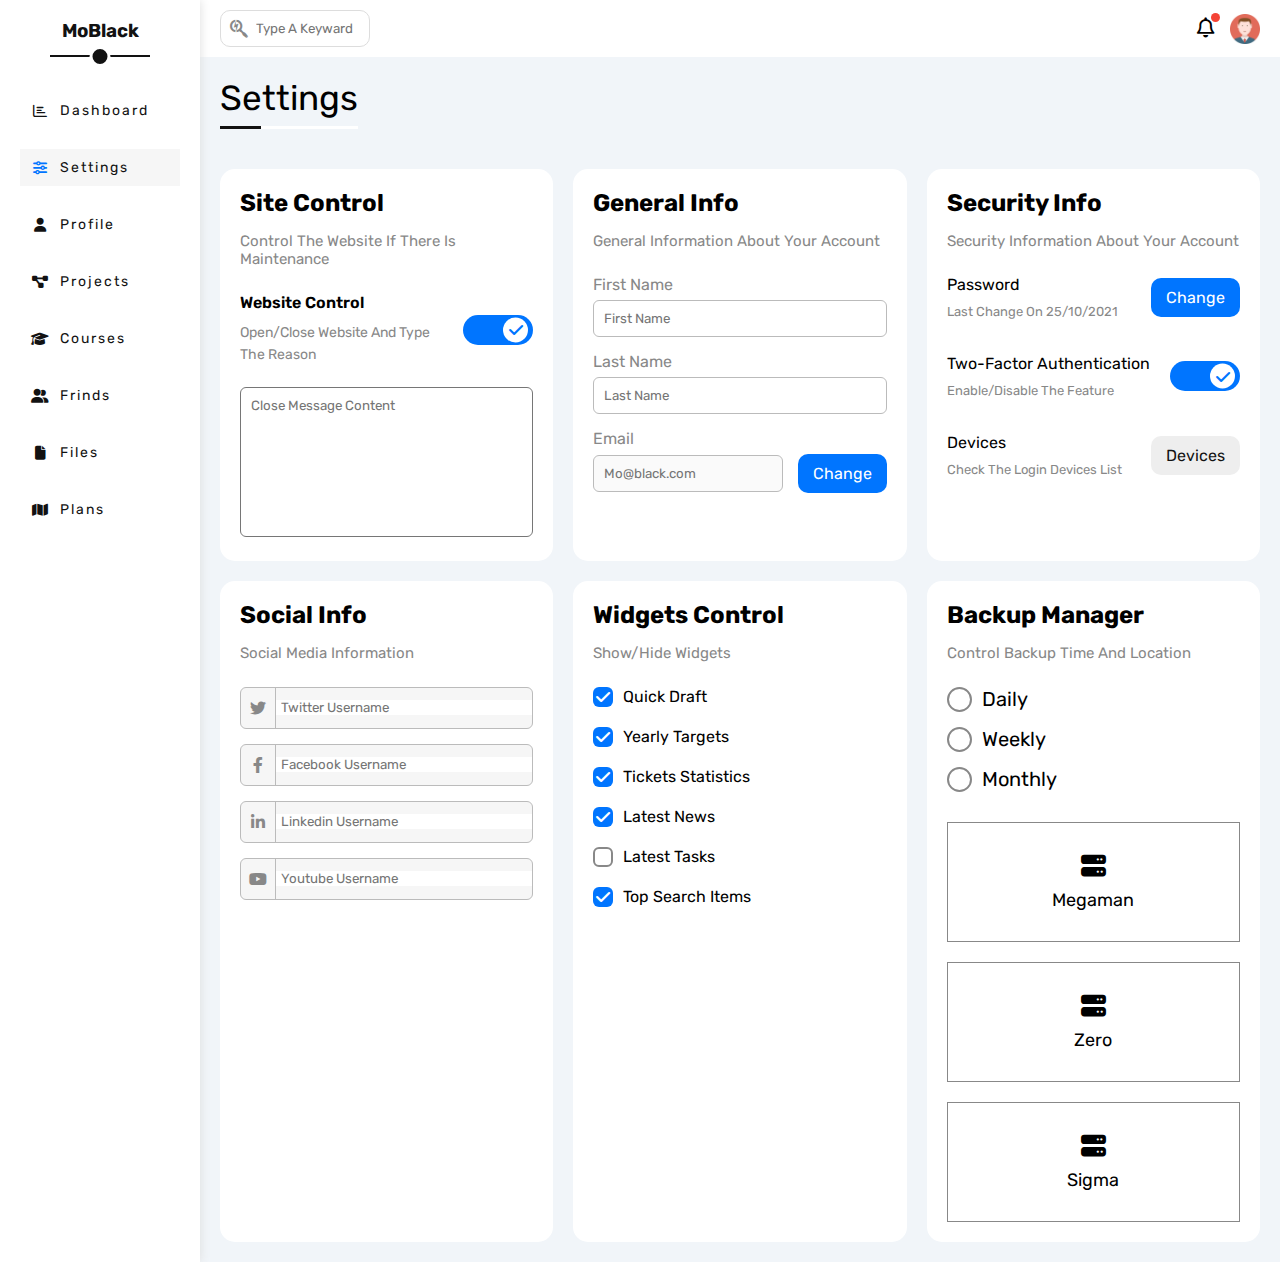
<file: settings.html>
<!DOCTYPE html>
<html lang="en">

<head>
    <meta charset="UTF-8">
    <meta http-equiv="X-UA-Compatible" content="IE=edge">
    <meta name="viewport" content="width=device-width, initial-scale=1.0">
    <meta name="description" content="This is Dashboad">
    <title>Dashboard B</title>

    <!-- Font Awsome Icons -->
    <link rel="stylesheet" href="css/all.min.css" />

    <!-- fonts link -->
    <link rel="preconnect" href="https://fonts.googleapis.com">
    <link rel="preconnect" href="https://fonts.gstatic.com" crossorigin>
    <link
        href="https://fonts.googleapis.com/css2?family=Open+Sans:ital,wght@0,300;0,400;0,500;0,600;0,700;0,800;1,400&family=Rubik:wght@300;400;500;600;700;800;900&display=swap"
        rel="stylesheet">

    <!-- style file -->
    <link rel="stylesheet" href="css/main.css">
    <link rel="stylesheet" href="css/settingsStyle.css">
</head>

<body>

    <div class="pageContainer">
        <nav>
            <div class="logo">
                <h3>MoBlack</h3>
            </div>

            <ul>
                <li><a aria-label="Dashboard" href="index.html"><i class="fa-regular fa-chart-bar"></i>
                        <span>Dashboard</span></a></li>
                <li><a aria-label="Settings" href="settings.html" class="active"><i class="fa-solid fa-sliders"></i>
                        <span>Settings</span></a></li>
                <li><a aria-label="Profile" href="profile.html"><i class="fa-solid fa-user"></i>
                        <span>Profile</span></a></li>
                <li><a aria-label="projects" href="projects.html"><i class="fa-solid fa-diagram-project"></i>
                        <span>Projects</span></a></li>
                <li><a aria-label="Courses" href="courses.html"><i class="fa-solid fa-graduation-cap"></i>
                        <span>Courses</span></a></li>
                <li><a aria-label="Frinds" href="friends.html"><i class="fa-solid fa-user-group"></i>
                        <span>Frinds</span></a></li>
                <li><a aria-label="Files" href="files.html"><i class="fa-solid fa-file"></i> <span>Files</span></a></li>
                <li><a aria-label="Plans" href="plans.html"><i class="fa-solid fa-map"></i> <span>Plans</span></a></li>
            </ul>
        </nav>

        <section class="content">
            <header>
                <div class="search">
                    <i class="fa-brands fa-searchengin"></i>
                    <input type="text" placeholder="Type A Keyward">
                </div>
                <div class="user">
                    <div class="noti"><i class="fa-regular fa-bell"></i></div>
                    <img src="imags/avatar.png" alt="Avatar Logo">
                </div>
            </header>

            <!-- Content Here -->
            <div class="settings">
                <div class="headOfPage">
                    <h1>Settings</h1>
                </div>

                <div class="settingsContent">
                    
                    <div class="siteControl">
                        <h2 class="titleHead">Site Control</h2>
                        <p class="parHead">Control The Website If There Is Maintenance</p>

                        <div class="ControlContent">
                            <div class="openClose">
                                <div class="openCloseHead">
                                    <h4>Website Control</h4>
                                    <p>Open/Close Website And Type The Reason</p>
                                </div>
                                
                                <div class="openCloseControl">
                                    <input type="checkbox" checked>
                                    <div>
                                        <label>
                                            <input class="toggle-checkbox" type="checkbox" checked="">
                                            <div class="toggle-switch">
                                                <div>
                                                    <i class="fa-solid fa-check now"></i>
                                                    <i class="fa-solid fa-xmark"></i>
                                                </div>
                                            </div>
                                        </label>
                                    </div>
                                </div>
                            </div>

                            <textarea name="openCloseControl" placeholder="Close Message Content"></textarea>
                        </div>
                    </div>

                    <div class="generalInfo">
                        <h2 class="titleHead">General Info</h2>
                        <p class="parHead">General Information About Your Account</p>

                        <div class="generalContent">

                            <div>
                                <label for="fn">First Name</label>
                                <input type="text" id="fn" placeholder="First Name">
                            </div>

                            <div>
                                <label for="ln">Last Name</label>
                                <input type="text" id="ln" placeholder="Last Name">
                            </div>

                            <div>
                                <label for="em">Email</label>
                                <input id="em" type="text" placeholder="Mo@black.com" disabled>
                                <span>Change</span>
                            </div>
                        </div>
                    </div>

                    <div class="secInfo">
                        <h2 class="titleHead">Security Info</h2>
                        <p class="parHead">Security Information About Your Account</p>

                        <div class="secContent">

                            <div>
                                <div>
                                    <h3>Password</h3>
                                    <p>Last Change On 25/10/2021</p>
                                </div>
                                <span>Change</span>
                            </div>

                            <div>
                                <div>
                                    <h3>Two-Factor Authentication</h3>
                                    <p>Enable/Disable The Feature</p>
                                </div>

                                <div class="openCloseControl">
                                    <input type="checkbox" checked>
                                    <div>
                                        <label>
                                            <input class="toggle-checkbox" type="checkbox" checked="">
                                            <div class="toggle-switch">
                                                <div>
                                                    <i class="fa-solid fa-check now"></i>
                                                    <i class="fa-solid fa-xmark"></i>
                                                </div>
                                            </div>
                                        </label>
                                    </div>
                                </div>

                            </div>

                            <div>
                                <div>
                                    <h3>Devices</h3>
                                    <p>Check The Login Devices List</p>
                                </div>
                                <span>Devices</span>
                            </div>

                        </div>
                    </div>

                    <div class="socInfo">
                        <h2 class="titleHead">Social Info</h2>
                        <p class="parHead">Social Media Information</p>

                        <div class="socContent">

                            <div>
                                <i id="ii" class="fa-brands fa-twitter"></i>
                                <input type="text" placeholder="Twitter Username">
                                <label for="ii"></label>
                            </div>

                            <div>
                                <i class="fa-brands fa-facebook-f"></i>
                                <input type="text" placeholder="Facebook Username">
                            </div>

                            <div>
                                <i class="fa-brands fa-linkedin-in"></i>
                                <input type="text" placeholder="Linkedin Username">
                            </div>

                            <div>
                                <i class="fa-brands fa-youtube"></i>
                                <input type="text" placeholder="Youtube Username">
                            </div>
                        </div>
                    </div>

                    <div class="widControl">
                        <h2 class="titleHead">Widgets Control</h2>
                        <p class="parHead">Show/Hide Widgets</p>
                        
                        <div class="widContent">

                            <div>
                                <input id="QuickDraft" type="checkbox" checked>
                                <i class="fa-solid fa-check"></i>
                                <label for="QuickDraft">Quick Draft</label>
                            </div>

                            <div>
                                <input id="YearlyTargets" type="checkbox" checked>
                                <i class="fa-solid fa-check"></i>
                                <label for="YearlyTargets">Yearly Targets</label>
                            </div>

                            <div>
                                <input id="TicketsStatistics" type="checkbox" checked>
                                <i class="fa-solid fa-check"></i>
                                <label for="TicketsStatistics">Tickets Statistics</label>
                            </div>

                            <div>
                                <input id="LatestNews" type="checkbox" checked>
                                <i class="fa-solid fa-check"></i>
                                <label for="LatestNews">Latest News</label>
                            </div>

                            <div>
                                <input id="LatestTasks" type="checkbox">
                                <i class="fa-solid fa-check"></i>
                                <label for="LatestTasks">Latest Tasks</label>
                            </div>

                            <div>
                                <input id="TopSearchItems" type="checkbox" checked>
                                <i class="fa-solid fa-check"></i>
                                <label for="TopSearchItems">Top Search Items</label>
                            </div>
                        </div>
                    </div>

                    <div class="backupManger">
                        <h2 class="titleHead">Backup Manager</h2>
                        <p class="parHead">Control Backup Time And Location</p>
                    
                        <div class="backContent">
                            <div class="plansTime">
                                <div>
                                    <div>
                                        <input id="dia" type="checkbox">
                                        <div></div>
                                    </div>
                                    <label for="dia">Daily</label>
                                </div>

                                <div>
                                    <div>
                                        <input type="checkbox" id="week">
                                        <div></div>
                                    </div>
                                    <label for="week">Weekly</label>
                                </div>

                                <div>
                                    <div>
                                        <input type="checkbox" id="mont">
                                        <div></div>
                                    </div>
                                    <label for="mont">Monthly</label>
                                </div>
                            </div>

                            <div class="plans">
                                <div>
                                    <i class="fa-solid fa-server"></i>
                                    <h3>Megaman</h3>
                                </div>

                                <div>
                                    <i class="fa-solid fa-server"></i>
                                    <h3>Zero</h3>
                                </div>

                                <div>
                                    <i class="fa-solid fa-server"></i>
                                    <h3>Sigma</h3>
                                </div>
                            </div>
                        </div>
                    </div>

                </div>

            </div>
            <!-- Content Here -->
        </section>
    </div>

</body>

</html>
</file>
<file: css/main.css>
/* Global roles */

:root {
    --blue-color: #0075ff;
    --blue-alt-color: #0d69d5;
    --orange-color: #f59e0b;
    --green-color: #22c55e;
    --red-color: #f44336;
    --grey-color: #888;
}

* {
    margin: 0;
    padding: 0;
    box-sizing: border-box;
    font-family: 'Open Sans', sans-serif;
    font-family: 'Rubik', sans-serif;
}

a {
    text-decoration: none;
    color: white;
}

li {
    list-style: none;
}

body {
    min-height: 100vh;
}

.btn-shape {
    padding: 4px 10px;
    border-radius: 6px;
}

button {
    border: none;
    outline: none;
    background-color: #0075ff;
}

* {
    outline: none;
}

::-webkit-scrollbar {
    width: 4px;
}

::-webkit-scrollbar-track {
    background-color: #eee;
}

::-webkit-scrollbar-thumb {
    background-color: #0075ff;
    border-radius: 5px;
    -webkit-border-radius: 5px;
    -moz-border-radius: 5px;
    -ms-border-radius: 5px;
    -o-border-radius: 5px;
}


/* open and close */
.openCloseControl input {
    appearance: none;
    display: none;
}

.openCloseControl .toggle-switch {
    width: 70px;
    height: 30px;
    background-color: #0075ff;
    border-radius: 20px;
    -webkit-border-radius: 20px;
    -moz-border-radius: 20px;
    -ms-border-radius: 20px;
    -o-border-radius: 20px;
    position: relative;
    cursor: pointer;
    overflow: hidden;
    transition: 0.4s;
    -webkit-transition: 0.4s;
    -moz-transition: 0.4s;
    -ms-transition: 0.4s;
    -o-transition: 0.4s;
}

.openCloseControl .toggle-switch div {
    position: absolute;
    right: 5px;
    top: 50%;
    transform: translateY(-50%);
    -webkit-transform: translateY(-50%);
    -moz-transform: translateY(-50%);
    -ms-transform: translateY(-50%);
    -o-transform: translateY(-50%);
    background-color: white;
    width: 25px;
    height: 25px;
    display: flex;
    justify-content: center;
    align-items: center;
    border-radius: 50%;
    -webkit-border-radius: 50%;
    -moz-border-radius: 50%;
    -ms-border-radius: 50%;
    -o-border-radius: 50%;
    transition: 0.4s;
    -webkit-transition: 0.4s;
    -moz-transition: 0.4s;
    -ms-transition: 0.4s;
    -o-transition: 0.4s;
}

.openCloseControl i {
    display: none;
}


.openCloseControl input:not(:checked)+.toggle-switch div {
    right: 58%;
}

.openCloseControl input:checked+.toggle-switch div i:nth-child(1) {
    display: block !important;
    color: #0075ff;
}

.openCloseControl input:not(:checked)+.toggle-switch {
    background-color: #888;
}

.openCloseControl input:not(:checked)+.toggle-switch div i:nth-child(2) {
    display: block !important;
    color: #888;
}

/* start pageContainer */

.pageContainer {
    display: flex;
    position: relative;
}

/* start nav */
nav {
    width: 200px;
    display: flex;
    align-items: center;
    flex-direction: column;
    gap: 50px;
    padding: 20px;
    min-height: 100vh;
    box-shadow: 0 0 10px #ddd;
    position: relative;
}

nav .logo {
    position: relative;
}

nav .logo h3{
    font-weight: bolder;
    color: #121212;
}

nav .logo::before {
    content: "";
    position: absolute;
    bottom: -15px;
    left: -15%;
    width: 130%;
    height: 2px;
    background-color: #121212;
}

nav .logo::after {
    content: "";
    position: absolute;
    bottom: -25px;
    left: 50%;
    width: 15px;
    height: 15px;
    border: 3px solid #fff;
    background-color: #121212;
    border-radius: 50%;
    -webkit-border-radius: 50%;
    -moz-border-radius: 50%;
    -ms-border-radius: 50%;
    -o-border-radius: 50%;
    transform: translateX(-50%);
    -webkit-transform: translateX(-50%);
    -moz-transform: translateX(-50%);
    -ms-transform: translateX(-50%);
    -o-transform: translateX(-50%);
}

nav ul {
    width: 100%;
    display: flex;
    flex-direction: column;
    gap: 20px;
}

nav ul li a{
    display: flex;
    align-items: center;
    gap: 10px;
    font-size: 14px;
    color: #121212;
    padding: 10px;
    transition: 0.4s;
    -webkit-transition: 0.4s;
    -moz-transition: 0.4s;
    -ms-transition: 0.4s;
    -o-transition: 0.4s;
}

nav ul li a.active {
    background-color: #f6f6f6;
}

nav ul li a.active i {
    color: #0075ff;
}

nav ul li a:hover {
    background-color: #f6f6f6;
}

nav ul li a:hover i {
    color: #0075ff;
}

nav ul li a i {
    font-weight: 900;
    text-align: center;
    width: 20px;
}

nav ul li a span {
    letter-spacing: 2px;
}


/* Start content */

.content {
    width: calc(100% - 200px);
    background-color: #f1f5f9;
}

/* start header */
.content header {
    display: flex;
    justify-content: space-between;
    align-items: center;
    padding: 10px 20px;
    background-color: white;
}

.content header .search {
    position: relative;
}

.content header .search i {
    position: absolute;
    font-size: 20px;
    top: 50%;
    left: 10px;
    transform: translateY(-50%);
    -webkit-transform: translateY(-50%);
    -moz-transform: translateY(-50%);
    -ms-transform: translateY(-50%);
    -o-transform: translateY(-50%);
    color: #888;
}

.content header .search input {
    padding: 10px 10px 10px 35px;
    border: 1px solid #ddd;
    border-radius: 15px;
    -webkit-border-radius: 10px;
    -moz-border-radius: 15px;
    -ms-border-radius: 15px;
    -o-border-radius: 15px;
    width: 150px;
    outline: none;
    transition: 0.4s;
    -webkit-transition: 0.4s;
    -moz-transition: 0.4s;
    -ms-transition: 0.4s;
    -o-transition: 0.4s;
}

.content header .search input:focus {
    width: 200px;
}

.content header .search input:focus::placeholder {
    color: transparent;
}

.content header .user {
    display: flex;
    align-items: center;
    gap: 15px;
}

.content header .user .noti {
    position: relative;
}

.content header .user .noti i {
    font-size: 20px;
}

.content header .user .noti::before {
    content: "";
    position: absolute;
    width: 9px;
    height: 9px;
    right: -5px;
    top: -5px;
    background-color: #f44336;
    border-radius: 50%;
    -webkit-border-radius: 50%;
    -moz-border-radius: 50%;
    -ms-border-radius: 50%;
    -o-border-radius: 50%;
}

.content header img {
    width: 30px;
}

@media (max-width: 767px) {
    nav {
        width: 58px;
        padding: 20px 10px;
    }
    nav .logo h3 {
        font-size: 12px;
    }

    nav .logo::after,nav .logo::before {
        display: none;
    }

    nav ul {
        gap: 5px;
    }

    nav ul li a span {
        display: none;
    }

    .content {
        width: calc(100% - 58px);
    }
}
/* end content */

/* global headOfPage */

.headOfPage {
    display: flex;
}

.headOfPage h1{
    position: relative;
    font-size: 35px;
    font-weight: 400;
}

.headOfPage h1::before {
    content: "";
    position: absolute;
    bottom: -10px;
    width: 100%;
    height: 3px;
    background-color: white;
}

.headOfPage h1::after {
    content: "";
    position: absolute;
    bottom: -10px;
    left: 0;
    width: 30%;
    height: 3px;
    background-color: #121212;
}
</file>
<file: css/dashboard.css>
/* start global  */

:root {
    --blue-color: #0075ff;
    --blue-alt-color: #0d69d5;
    --orange-color: #f59e0b;
    --green-color: #22c55e;
    --red-color: #f44336;
    --grey-color: #888;
}

.titleHead {
    font-size: x-large;
}

.parHead {
    font-size: 15px;
    color: #888;
    margin-top: 15px;
}


.dashboard {
    padding: 20px;
}

.dashboardContent {
    margin-top: 50px;
}

.dashboardContent .t {
    display: grid;
    grid-template-columns: repeat(auto-fit, minmax(450px, 1fr));
    gap: 20px;
}

.dashboardContent .t > div {
    background-color: white;
    border-radius: 15px;
    -webkit-border-radius: 15px;
    -moz-border-radius: 15px;
    -ms-border-radius: 15px;
    -o-border-radius: 15px;
    padding: 20px;
}

.dashboard .t .welcome {
    padding-bottom: 20px;
}

.dashboard .t .welcome .head {
    padding: 20px;
    background-color: #eee;
    display: flex;
    justify-content: space-between;
    border-radius: 15px 15px 0 0;
    -webkit-border-radius: 15px 15px 0 0;
    -moz-border-radius: 15px 15px 0 0;
    -ms-border-radius: 15px 15px 0 0;
    -o-border-radius: 15px 15px 0 0;
    position: relative;
}


.dashboard .t .welcome .head .w span {
    display: block;
    margin-top: 5px;
    color: #888;
    font-size: 18px;
}

.dashboard .t .welcome .head .img img{
    width: 200px;
}

.dashboard .t .welcome .head .welAvatar {
    position: absolute;
    width: 60px;
    bottom: -30px;
    border: 4px solid #fff;
    border-radius: 50%;
    -webkit-border-radius: 50%;
    -moz-border-radius: 50%;
    -ms-border-radius: 50%;
    -o-border-radius: 50%;
}

.dashboard .t .about {
    display: flex;
    justify-content: space-around;
    align-items: center;
    margin-top: 70px;
    text-align: center;
    padding: 20px 0;
    border-top: 1px solid #eee;
    border-bottom: 1px solid #eee;
}

.dashboard .t .about h3 {
    font-size: 20px;
    font-weight: 400;
    margin-bottom: 10px;
}

.dashboard .t .about span {
    color: #888;
    font-size: 14px;
}


.dashboard .welcome .welcomeBtn {
    margin-top: 30px;
    display: flex;
    justify-content: flex-end;
}

.dashboard .welcome .welcomeBtn button {
    margin-right: 20px;
    font-size: 16px;
}

@media (max-width : 767px) {

    .dashboard .t .welcome .head .welAvatar {
        left: 50%;
        transform: translateX(-50%);
        -webkit-transform: translateX(-50%);
        -moz-transform: translateX(-50%);
        -ms-transform: translateX(-50%);
        -o-transform: translateX(-50%);
    }
    .dashboard .t .welcome .head .img img {
        display: none;
    }
    .dashboard .t .about {
        flex-direction: column;
        gap: 30px;
    }
}

@media (max-width: 1175px) {
    .dashboardContent .t {
        grid-template-columns: minmax(200px, 1fr);
    }
}

.dashboardContent .draft {
    display: flex;
    flex-direction: column;
    gap: 15px;
}

.dashboardContent .draft p {
    margin: 0;
}

.dashboardContent .draft input, .dashboardContent .draft textarea {
    background-color: #eee;
    border: none;
    padding: 10px;
}

.dashboard .draft textarea {
    resize: none;
}

.dashboard .draft .welcomeBtn {
    display: flex;
    justify-content: flex-end;
}

.dashboard .targets .targetsProj {
    margin-top: 40px;
    display: flex;
    flex-direction: column;
    gap: 30px;
}

.dashboard .targets .targetsProj > div {
    display: grid;
    grid-template-columns: 1fr 4fr;
    align-items: center;
    gap: 20px;
}

.dashboard .targets .targetsProj>div .icon {
    width: 80px;
    height: 80px;
    font-size: 25px;
    display: flex;
    justify-content: center;
    align-items: center;
    color: white;
}

.dashboard .targets .targetsProj>div:nth-child(1) .icon {
    background-color: #0077ff34;
}

.dashboard .targets .targetsProj>div:nth-child(1) .icon i{
    color: #0077ff;
}

.dashboard .targets .targetsProj>div:nth-child(2) .icon {
    background-color: #f59e0b34;
}

.dashboard .targets .targetsProj>div:nth-child(2) .icon i {
    color: #f59e0b;
}

.dashboard .targets .targetsProj>div:nth-child(3) .icon {
    background-color: #22c55e34;
}

.dashboard .targets .targetsProj>div:nth-child(3) .icon i {
    color: #22c55e;
}

.dashboard .targets .targetsProj .proj {
    display: flex;
    flex-direction: column;
    gap: 15px;
}

.dashboard .targets .targetsProj .proj span:nth-child(1){
    color: #888;
}

.dashboard .targets .targetsProj .proj span:nth-child(2) {
    font-weight: bolder;
}

.dashboard .targets .targetsProj div .proj div {
    width: 100%;
    height: 4px;
    position: relative;
}

.dashboard .targets .targetsProj div .proj div::before {
    content: "";
    position: absolute;
    top: 0;
    left: 0;
    height: 100%;
}


.dashboard .targets .targetsProj div .proj div::after {
    content: "";
    font-size: 15px;
    font-weight: bold;
    padding-top: 5px;
    position: absolute;
    top: -20px;
    border-width: 5px;
    border-style: solid;
    transform: translate(-50%, -50%);
    -webkit-transform: translate(-50%, -50%);
    -moz-transform: translate(-50%, -50%);
    -ms-transform: translate(-50%, -50%);
    -o-transform: translate(-50%, -50%);
}


.dashboard .targets .targetsProj div:nth-child(1) .proj div {
    background-color: #0075ff34;
}

.dashboard .targets .targetsProj div:nth-child(1) .proj div::before {
    background-color: #0075ff;
    width: 80%;
}

.dashboard .targets .targetsProj div:nth-child(1) .proj div::after {
    content: "80%";
    left: 80%;
    border-color: #0075ff transparent transparent transparent;
}

.dashboard .targets .targetsProj div:nth-child(2) .proj div {
    background-color: #f59e0b34;
}

.dashboard .targets .targetsProj div:nth-child(2) .proj div::before {
    background-color: #f59e0b;
    width: 55%;
}

.dashboard .targets .targetsProj div:nth-child(2) .proj div::after {
    content: "55%";
    left: 55%;
    border-color: #f59e0b transparent transparent transparent;
}

.dashboard .targets .targetsProj div:nth-child(3) .proj div {
    background-color: #22c55e34;
}

.dashboard .targets .targetsProj div:nth-child(3) .proj div::before {
    background-color: #22c55e;
    width: 75%;
}

.dashboard .targets .targetsProj div:nth-child(3) .proj div::after {
    content: "75%";
    left: 75%;
    border-color: #22c55e transparent transparent transparent;
}

.dashboard .statistics .tic {
    margin-top: 50px;
    display: grid;
    grid-template-columns: repeat(auto-fit, minmax(180px , 1fr));
    gap: 20px;
}

.dashboard .statistics .tic div {
    display: flex;
    flex-direction: column;
    gap: 15px;
    border: 2px solid #eee;
    justify-content: center;
    align-items: center;
    padding: 20px;
    border-radius: 15px;
    -webkit-border-radius: 15px;
    -moz-border-radius: 15px;
    -ms-border-radius: 15px;
    -o-border-radius: 15px;
}

.dashboard .statistics .tic div:nth-child(1) i{
    font-size: 30px;
    color: #f59e0b;
}

.dashboard .statistics .tic div:nth-child(2) i {
    font-size: 30px;
    color: #0075ff;
}

.dashboard .statistics .tic div:nth-child(3) i {
    font-size: 30px;
    color: #22c55e;
}

.dashboard .statistics .tic div:nth-child(4) i {
    font-size: 30px;
    color: red;
}

.dashboard .statistics .tic div span:nth-child(2) {
    font-weight: bolder;
    font-size: 25px;
}

.dashboard .statistics .tic div span:nth-child(3) {
    color: #888;
}

.dashboard .news .newsContent {
    margin-top: 30px;
    display: flex;
    flex-direction: column;
    gap: 50px;
}

.dashboard .news .newsContent >div{
    display: flex;
    gap: 15px;
    justify-content: space-between;
    align-items: center;
    position: relative;
}

.dashboard .news .newsContent > div:not(:nth-child(1))::before {
    content: "";
    position: absolute;
    width: 100%;
    height: 3px;
    top: -30px;
    background-color: #eee;
}

.dashboard .news .newsContent>div>div {
    display: flex;
    gap: 15px;
    align-items: center;
}

.dashboard .news .newsContent>div img{
    width: 100px;
    border-radius: 10px;
    -webkit-border-radius: 10px;
    -moz-border-radius: 10px;
    -ms-border-radius: 10px;
    -o-border-radius: 10px;
}

.dashboard .news .newsContent>div h3 {
    font-size: 17px;
}

.dashboard .news .newsContent>div p {
    font-size: 12px;
    margin-top: 5px;
    color: #888;
}

.dashboard .news .newsContent>div span {
    display: inline-block;
    font-size: 12px;
    background-color: #eee;
    padding: 7px;
}

@media (max-width:767px) {
    .dashboard .news .newsContent>div {
        flex-direction: column;
    }

    .dashboard .news .newsContent>div>div {
        flex-direction: column;
    }
}

/* start tasks */

.dashboard .tasks .tasksContent {
    margin-top: 25px;
    display: flex;
    flex-direction: column;
    gap: 35px;
}

.dashboard .tasks .tasksContent > div{
    display: flex;
    justify-content: space-between;
    align-items: center;
}

.dashboard .tasks .tasksContent>div div h3{
    font-size: 17px;
    color: #121212;
}

.dashboard .tasks .tasksContent>div div p {
    font-size: 13px;
    margin-top: 10px;
    color: #888;
}

.dashboard .tasks .tasksContent>div i {
    color: #121212;
}

.done {
    opacity: 0.4;
}

.done h3, .done p {
    text-decoration: line-through;
}

/* start items  */

.dashboard .items .itemsContent {
    margin-top: 25px;
    display: flex;
    justify-content: space-between;
    align-items: center;
}

.dashboard .items .itemsContent span {
    color: #888;
}

.dashboard .items .itemsContent ul {
    margin-top: 20px;
    display: flex;
    flex-direction: column;
    gap: 25px;
}

.dashboard .items .itemsContent div:nth-child(2) ul {
    align-items: flex-end;
}

.dashboard .items .itemsContent div:nth-child(2) ul li {
    background-color: #eee;
    /* padding: 5px 10px;
    border-radius: 6px;
    -webkit-border-radius: 6px;
    -moz-border-radius: 6px;
    -ms-border-radius: 6px;
    -o-border-radius: 6px; */
}

/* start uploads */

.dashboard .uploads .uploadsContent {
    margin-top: 25px;
    display: flex;
    flex-direction: column;
    gap: 20px;
}

.dashboard .uploads .uploadsContent .uploadsFile {
    display: flex;
    justify-content: space-between;
    align-items: center;
    position: relative;
}

.dashboard .uploads .uploadsContent .uploadsFile > div {
    display: flex;
    align-items: center;
    gap: 10px;
}

.dashboard .uploads .uploadsContent .uploadsFile:not(:nth-child(1))::before {
    content: "";
    position: absolute;
    width: 100%;
    height: 1px;
    background-color: #eee;
    top: -10px;
    left: 0;
}

.dashboard .uploads .uploadsContent .uploadsFile>div img{
    width: 40px;
}

.dashboard .uploads .uploadsContent .uploadsFile>div h3 {
    font-size: 16px;
    font-weight: 400;
}

.dashboard .uploads .uploadsContent .uploadsFile>div p {
    font-size: 14px;
    margin-top: 5px;
    color: #888;
}

.dashboard .uploads .uploadsContent .uploadsFile span {
    background-color: #eee;
    padding: 5px 10px;
    border-radius: 6px;
    -webkit-border-radius: 6px;
    -moz-border-radius: 6px;
    -ms-border-radius: 6px;
    -o-border-radius: 6px;
    font-size: 14px;
}

/* start progress */

.dashboard .progress {
    position: relative;
}

.dashboard .progress img {
    position: absolute;
    bottom: 0;
    width: 150px;
    right: 0;
    opacity: 0.2;
}

.dashboard .progress .progressContent {
    margin-top: 25px;
    position: relative;
}

.dashboard .progress .progressContent ul{
    display: flex;
    flex-direction: column;
    gap: 30px;
}


.dashboard .progress .progressContent ul li {
    display: flex;
    gap: 20px;
    align-items: center;
    position: relative;
}

.dashboard .progress .progressContent ul li > div{
    width: 30px;
    height: 30px;
    border-radius: 50%;
    border: 2px solid #0075ff;
    -webkit-border-radius: 50%;
    -moz-border-radius: 50%;
    -ms-border-radius: 50%;
    -o-border-radius: 50%;
    display: flex;
    justify-content: center;
    align-items: center;
    position: relative;
}

.dashboard .progress .progressContent ul li:not(:nth-child(5))>div::after {
    content: "";
    position: absolute;
    left: 50%;
    top: 100%;
    width: 2px;
    height: 32px;
    background-color: #0075ff;
}

.progFinsh {
    width: 22px;
    height: 22px;
    border-radius: 50%;
    background-color: #0075ff;
    display: flex;
    justify-content: center;
    align-items: center;
}

.progWaiting {
    animation: waiting 1s ease-in-out infinite;
    -webkit-animation: waiting 1s ease-in-out infinite;
}

@keyframes waiting {
    0%{
        opacity: 1;
    }
    50% {
        opacity: 0;
    }
    100% {
        opacity: 1;
    }
}

@media (max-width: 767px) {
    .dashboard .progress img {
        display: none;
    }
}

/* start reminders  */

.dashboard .remindersContent {
    margin-top: 25px;
    display: flex;
    flex-direction: column;
    gap: 20px;
}

.dashboard .remindersContent .reminderTask {
    display: flex;
    align-items: center;
    gap: 20px;
}

.dashboard .remindersContent .reminderTask .reminderShap {
    width: 50px;
    height: 50px;
    display: flex;
    justify-content: center;
    align-items: center;
}

.dashboard .remindersContent .reminderTask .reminderShap div {
    width: 17px;
    height: 17px;
    border-radius: 50%;
    -webkit-border-radius: 50%;
    -moz-border-radius: 50%;
    -ms-border-radius: 50%;
    -o-border-radius: 50%;
}

.dashboard .remindersContent .reminderTask:nth-child(1) .reminderShap {
    border-right: 2px solid #0075ff;
}

.dashboard .remindersContent .reminderTask:nth-child(1) .reminderShap div {
    background-color: #0075ff;
}

.dashboard .remindersContent .reminderTask:nth-child(2) .reminderShap {
    border-right: 2px solid #f44336;
}

.dashboard .remindersContent .reminderTask:nth-child(2) .reminderShap div {
    background-color: #f44336;
}

.dashboard .remindersContent .reminderTask:nth-child(3) .reminderShap {
    border-right: 2px solid #22c55e;
}

.dashboard .remindersContent .reminderTask:nth-child(3) .reminderShap div {
    background-color: #22c55e;
}

.dashboard .remindersContent .reminderTask:nth-child(4) .reminderShap {
    border-right: 2px solid #f59e0b;
}

.dashboard .remindersContent .reminderTask:nth-child(4) .reminderShap div {
    background-color: #f59e0b;
}

.dashboard .remindersContent .reminderTask .reTask h3 {
    font-size: 14px;
    font-weight: 500;
    color: #121212;
}

.dashboard .remindersContent .reminderTask .reTask p {
    font-size: 13px;
    color: #888;
    margin-top: 5px;
}

/* start post  */

.dashboard .post .postContent {
    margin-top: 25px;
}

.dashboard .post .postContent .postHead {
    display: flex;
    gap: 15px;
    align-items: center;
}

.dashboard .post .postContent .postHead img{
    width: 50px;
}

.dashboard .post .postContent .postHead h3 {
    font-size: 17px;
    color: #121212;
    font-weight: 500;
}

.dashboard .post .postContent .postHead p {
    font-size: 14px;
    margin-top: 5px;
    color: #888;
}

.dashboard .post .postContent > p {
    margin: 30px 0;
    padding: 20px 0;
    text-align: center;
    line-height: 1.7;
    border-top: 2px solid #eee;
    border-bottom: 2px solid #eee;
    letter-spacing: 1px;
}

.dashboard .post .postContent .reactions {
    display: flex;
    justify-content: space-between;
    align-items: center;
    color: #888;
}

/* start smState */

.dashboard .smState .smStateContent {
    margin-top: 25px;
    display: flex;
    flex-direction: column;
    gap: 15px;
}

.dashboard .smState .smStateContent .sm {
    display: flex;
    justify-content: space-between;
    align-items: center;
}

.dashboard .smState .smStateContent .sm:nth-child(1) {
    background-color: #1DA1F240;
}

.dashboard .smState .smStateContent .sm:nth-child(2) {
    background-color: #1876f240;
}

.dashboard .smState .smStateContent .sm:nth-child(3) {
    background-color: #FF000040;
}

.dashboard .smState .smStateContent .sm:nth-child(4) {
    background-color: #0077B540;
}

.dashboard .smState .smStateContent .sm > div{
    display: flex;
    align-items: center;
    gap: 15px;
}

.dashboard .smState .smStateContent .sm>div .smIcon {
    display: flex;
    justify-content: center;
    align-items: center;
    width: 60px;
    height: 60px;
    color: white;
    transition: 0.4s;
    -webkit-transition: 0.4s;
    -moz-transition: 0.4s;
    -ms-transition: 0.4s;
    -o-transition: 0.4s;
}

.dashboard .smState .smStateContent .sm>div .smIcon:hover {
    transform: rotate(10deg);
    -webkit-transform: rotate(10deg);
    -moz-transform: rotate(10deg);
    -ms-transform: rotate(10deg);
    -o-transform: rotate(10deg);
}

.dashboard .smState .smStateContent .sm:nth-child(1) >div .smIcon{
    background-color: #1DA1F2;
}

.dashboard .smState .smStateContent .sm:nth-child(2)>div .smIcon {
    background-color: #1877F2;
}

.dashboard .smState .smStateContent .sm:nth-child(3)>div .smIcon {
    background-color: #FF0000;
}

.dashboard .smState .smStateContent .sm:nth-child(4)>div .smIcon {
    background-color: #0077B5;
}

.dashboard .smState .smStateContent .sm>div .smIcon i {
    font-size: 25px;
}

.dashboard .smState .smStateContent .sm>div span {
    font-size: 18px;
}

.dashboard .smState .smStateContent .sm:nth-child(1)>div span {
    color: #1DA1F2;
}

.dashboard .smState .smStateContent .sm:nth-child(2)>div span {
    color: #1877F2;
}

.dashboard .smState .smStateContent .sm:nth-child(3)>div span {
    color: #FF0000;
}

.dashboard .smState .smStateContent .sm:nth-child(4)>div span {
    color: #0077B5;
}

.dashboard .smState .smStateContent .sm button {
    color: white;
    margin-right: 10px;
    padding: 5px 10px;
}

.dashboard .smState .smStateContent .sm:nth-child(1) button{
    background-color: #1DA1F2;
}

.dashboard .smState .smStateContent .sm:nth-child(2) button {
    background-color: #1877F2;
}

.dashboard .smState .smStateContent .sm:nth-child(3) button {
    background-color: #FF0000;
}

.dashboard .smState .smStateContent .sm:nth-child(4) button {
    background-color: #0077B5;
}
</file>
<file: css/coursesStyle.css>
/* start global  */

:root {
    --blue-color: #0075ff;
    --blue-alt-color: #0d69d5;
    --orange-color: #f59e0b;
    --green-color: #22c55e;
    --red-color: #f44336;
    --grey-color: #888;
}

.courses {
    padding: 20px;
}

.coursesContent {
    margin-top: 50px;
    display: grid;
    grid-template-columns: repeat(auto-fit, minmax(250px, 1fr));
    gap: 20px;
}

.coursesContent > div {
    overflow: hidden;
    border-radius: 10px;
    -webkit-border-radius: 10px;
    -moz-border-radius: 10px;
    -ms-border-radius: 10px;
    -o-border-radius: 10px;
    background-color: white;
}

.coursesContent .head {
    position: relative;
    height: 250px;
}

/* .coursesContent > div:nth-child(1) .head,.coursesContent>div:nth-child(6) .head {
    background: url("/imags/course-01.jpg");
    background-repeat: no-repeat;
    background-position: center center;
    background-size: cover;
}

.coursesContent>div:nth-child(2) .head, .coursesContent>div:nth-child(7) .head {
    background: url("/imags/course-02.jpg");
    background-repeat: no-repeat;
    background-position: center center;
    background-size: cover;
}

.coursesContent>div:nth-child(3) .head, .coursesContent>div:nth-child(8) .head {
    background: url("/imags/course-03.jpg");
    background-repeat: no-repeat;
    background-position: center center;
    background-size: cover;
}

.coursesContent>div:nth-child(4) .head, .coursesContent>div:nth-child(9) .head {
    background: url("/imags/course-04.jpg");
    background-repeat: no-repeat;
    background-position: center center;
    background-size: cover;
}

.coursesContent>div:nth-child(5) .head, .coursesContent>div:nth-child(10) .head {
    background: url("/imags/course-05.jpg");
    background-repeat: no-repeat;
    background-position: center center;
    background-size: cover;
} */

.coursesContent .head img {
    width: 100%;
    height: 100%;
}

.coursesContent .head .img {
    position: absolute;
    width: 70px;
    height: 70px;
    top: 20px;
    left: 20px;
    border: 2px solid #fff;
    border-radius: 50%;
    -webkit-border-radius: 50%;
    -moz-border-radius: 50%;
    -ms-border-radius: 50%;
    -o-border-radius: 50%;
}

.coursesContent .courseContent {
    padding: 20px;
}

.coursesContent .courseContent h3 {
    font-weight: 500;
}

.coursesContent .courseContent p {
    font-size: 14px;
    line-height: 1.7;
    margin-top: 15px;
    color: #888;
}

.coursesContent .info {
    position: relative;
    border-bottom: 1px solid #888;
    margin-top: 15px;
}

.coursesContent .info button {
    padding: 5px 15px;
    color: white;
    border-radius: 6px;
    -webkit-border-radius: 6px;
    -moz-border-radius: 6px;
    -ms-border-radius: 6px;
    -o-border-radius: 6px;
    cursor: pointer;
    position: absolute;
    top: 50%;
    left: 50%;
    transform: translate(-50%, -50%);
    -webkit-transform: translate(-50%, -50%);
    -moz-transform: translate(-50%, -50%);
    -ms-transform: translate(-50%, -50%);
    -o-transform: translate(-50%, -50%);
}

.coursesContent .price {
    padding: 20px;
    display: flex;
    justify-content: space-between;
    color: #888;
}
</file>
<file: css/projectsStyle.css>
/* Global roles */

:root {
    --blue-color: #0075ff;
    --blue-alt-color: #0d69d5;
    --orange-color: #f59e0b;
    --green-color: #22c55e;
    --red-color: #f44336;
    --grey-color: #888;
}

.projects {
    padding: 20px;
}

.projects .projectsContent {
    margin-top: 50px;
    display: grid;
    grid-template-columns: 1fr;
    gap: 30px;
}

.projectCard {
    background-color: white;
    padding: 20px;
    border-radius: 15px;
    -webkit-border-radius: 15px;
    -moz-border-radius: 15px;
    -ms-border-radius: 15px;
    -o-border-radius: 15px;
    position: relative;
}

.projectCard .date {
    position: absolute;
    right: 15px;
}

.projectCard .date span {
    color: #888;
    font-size: 14px;
}

.projectCard > h3 {
    font-weight: 400;
}

.projectCard>p {
    font-size: 14px;
    line-height: 1.7;
    margin-top: 10px;
    color: #888;
}

.projectCard .users {
    display: flex;
    margin-top: 50px;
}

.projectCard .users a{
    margin-left: -10px;
}

.projectCard .users a:nth-child(1) {
    margin-left: 0px;
}

.projectCard .users a img{
    width: 40px;
    border-radius: 50%;
    -webkit-border-radius: 50%;
    -moz-border-radius: 50%;
    -ms-border-radius: 50%;
    -o-border-radius: 50%;
    border: 2px solid white;
}

.projectCard .skills {
    margin-top: 30px;
    border-top: 1px solid #eee;
    border-bottom: 1px solid #eee;
    padding: 20px 0;
    display: flex;
    gap: 10px;
    flex-direction: column;
    justify-content: flex-start;
    align-items: flex-start;
}

.projectCard .skills span {
    background-color: #eee;
    padding: 5px 10px;
    font-size: 14px;
    border-radius: 6px;
    -webkit-border-radius: 6px;
    -moz-border-radius: 6px;
    -ms-border-radius: 6px;
    -o-border-radius: 6px;
}

.projectCard .prog {
    display: flex;
    flex-direction: column;
    gap: 15px;
    align-items: center;
    margin-top: 20px;
}

.projectCard .prog div {
    width: 250px;
    height: 7px;
    background-color: #eee;
    border-radius: 20px;
    -webkit-border-radius: 20px;
    -moz-border-radius: 20px;
    -ms-border-radius: 20px;
    -o-border-radius: 20px;
    position: relative;
    overflow: hidden;
}

.projectCard .prog div::after {
    content: "";
    position: absolute;
    left: 0;
    top: 0;
    height: 100%;
}

.projectsContent .projectCard:nth-child(1) .prog div::after {
    background-color: #f44336;
    width: 80%;
}

.projectsContent .projectCard:nth-child(2) .prog div::after {
    background-color: #0d69d5;
    width: 50%;
}

.projectsContent .projectCard:nth-child(3) .prog div::after {
    background-color: #22c55e;
    width: 30%;
}

.projectsContent .projectCard:nth-child(4) .prog div::after {
    background-color: #f59e0b;
    width: 15%;
}

.projectsContent .projectCard:nth-child(5) .prog div::after {
    background-color: #f44336;
    width: 90%;
}

.projectsContent .projectCard:nth-child(6) .prog div::after {
    background-color: #0075ff;
    width: 60%;
}

.projectsContent .projectCard:nth-child(7) .prog div::after {
    background-color: #22c55e;
    width: 40%;
}

.projectsContent .projectCard:nth-child(8) .prog div::after {
    background-color: #f59e0b;
    width: 20%;
}

.projectsContent .projectCard:nth-child(9) .prog div::after {
    background-color: #f44336;
    width: 85%;
}

.projectCard .prog span {
    font-size: 14px;
    color: #888;
}

@media (min-width: 768px) {
    .projectCard .skills {
        flex-direction: row;
        justify-content: flex-end;
    }
    .projectCard .prog {
        flex-direction: row;
        justify-content: space-between;
    }
}
</file>
<file: css/settingsStyle.css>
/* start global  */

:root {
    --blue-color: #0075ff;
    --blue-alt-color: #0d69d5;
    --orange-color: #f59e0b;
    --green-color: #22c55e;
    --red-color: #f44336;
    --grey-color: #888;
}

textarea {
    resize: none;
}

.titleHead {
    font-size: x-large;
}

.parHead {
    font-size: 15px;
    color: #888;
    margin-top: 15px;
}

.settings {
    padding: 20px;
}

.settings .settingsContent {
    margin-top: 50px;
    display: grid;
    grid-template-columns: repeat(auto-fit, minmax(250px, 1fr));
    gap: 20px;
}

.settings .settingsContent > div {
    background-color: white;
    border-radius: 15px;
    -webkit-border-radius: 15px;
    -moz-border-radius: 15px;
    -ms-border-radius: 15px;
    -o-border-radius: 15px;
    padding: 20px;
}

.settings .settingsContent > div > div {
    margin-top: 25px;
}

/* start siteControl */

.siteControl .ControlContent .openClose {
    display: flex;
    justify-content: space-between;
    align-items: center;
    gap: 20px;
}

.siteControl .ControlContent .openClose h4 {
    font-weight: 600;
}

.siteControl .ControlContent .openClose p {
    font-size: 14px;
    color: #888;
    margin-top: 10px;
    line-height: 1.6;
}


.siteControl .ControlContent textarea {
    width: 100%;
    height: 150px;
    margin-top: 20px;
    padding: 10px;
    border-radius: 6px;
    -webkit-border-radius: 6px;
    -moz-border-radius: 6px;
    -ms-border-radius: 6px;
    -o-border-radius: 6px;
}

/* start generalInfo */

.generalInfo .generalContent {
    display: flex;
    flex-direction: column;
    gap: 40px;
    margin-top: 50px !important;
}

.generalContent > div {
    position: relative;
}

.generalContent label {
    position: absolute;
    top: -25px;
    color: #888;
}

.generalContent input {
    width: 100%;
    padding: 10px;
    border: 1px solid rgb(187, 187, 187);
    border-radius: 6px;
    -webkit-border-radius: 6px;
    -moz-border-radius: 6px;
    -ms-border-radius: 6px;
    -o-border-radius: 6px;
}

.generalContent div:nth-child(3){
    display: flex;
    align-items: center;
    justify-content: space-between;
    gap: 15px;
}

.generalContent div:nth-child(3) span {
    background-color: #0075ff;
    color: white;
    padding: 10px 15px;
    border-radius: 10px;
    -webkit-border-radius: 10px;
    -moz-border-radius: 10px;
    -ms-border-radius: 10px;
    -o-border-radius: 10px;
    cursor: pointer;
}

/* start secInfo */

.secInfo .secContent {
    display: flex;
    flex-direction: column;
    gap: 35px;
}

.secInfo .secContent > div {
    display: flex;
    justify-content: space-between;
    align-items: center;
}

.secInfo .secContent>div h3{
    font-size: 16px;
    font-weight: 400;
}

.secInfo .secContent>div p {
    font-size: 13px;
    margin-top: 10px;
    color: #888;
}

.secInfo .secContent >div span {
    color: white;
    padding: 10px 15px;
    border-radius: 10px;
    -webkit-border-radius: 10px;
    -moz-border-radius: 10px;
    -ms-border-radius: 10px;
    -o-border-radius: 10px;
    cursor: pointer;
}

.secInfo .secContent>div:nth-child(1) span{
    background-color: #0075ff;
}

.secInfo .secContent>div:nth-child(3) span {
    background-color: #eee;
    color: #121212;
}

/* start socInfo */

.socInfo .socContent {
    display: flex;
    flex-direction: column;
    gap: 15px;
}

.socInfo .socContent > div {
    display: flex;
    align-items: center;
    background-color: #f6f6f6;
    border: 1px solid rgb(187, 187, 187);
    border-radius: 6px;
    -webkit-border-radius: 6px;
    -moz-border-radius: 6px;
    -ms-border-radius: 6px;
    -o-border-radius: 6px;
}

.socInfo .socContent>div i{
    width: 40px;
    height: 40px;
    display: flex;
    justify-content: center;
    align-items: center;
    border-right: 1px solid rgb(187, 187, 187);
    color: #888;
    transition: 0.4s;
    -webkit-transition: 0.4s;
    -moz-transition: 0.4s;
    -ms-transition: 0.4s;
    -o-transition: 0.4s;
}

.socInfo .socContent>div input {
    border: none;
    padding-left: 5px;
    width: 100%;
}

.socInfo .socContent > div:focus-within i {
    color: #121212;
}

/* start widControl */

.widControl .widContent {
    display: flex;
    flex-direction: column;
    gap: 20px;
}

.widControl .widContent > div {
    display: flex;
    align-items: center;
    gap: 10px;
    position: relative;
}

.widControl .widContent input {
    appearance: none;
    width: 20px;
    height: 20px;
    border: 2px solid #888;
    border-radius: 6px;
    -webkit-border-radius: 6px;
    -moz-border-radius: 6px;
    -ms-border-radius: 6px;
    -o-border-radius: 6px;
}

.widControl .widContent i {
    display: none;
}

.widControl .widContent input:checked {
    background-color: #0075ff;
    border: none;
}

.widControl .widContent input:checked + i {
    display: block;
    position: absolute;
    color: white;
    left: 2px;
}

/* start backupManger */

.backupManger .backContent .plansTime {
    display: flex;
    flex-direction: column;
    gap: 15px;
}

.backupManger .backContent .plansTime>div {
    display: flex;
    align-items: center;
    gap: 10px;
}

.backupManger .backContent .plansTime> div> div {
    width: 25px;
    height: 25px;
    border: 2px solid #888;
    border-radius: 50%;
    -webkit-border-radius: 50%;
    -moz-border-radius: 50%;
    -ms-border-radius: 50%;
    -o-border-radius: 50%;
    display: flex;
    justify-content: center;
    align-items: center;
    padding: 3px;
}

.backupManger .backContent .plansTime>div>div input {
    appearance: none;
    /* display: none; */
}

.backupManger .backContent .plansTime>div>div div {
    width: 15px;
    height: 15px;
    border-radius: 50%;
    -webkit-border-radius: 50%;
    -moz-border-radius: 50%;
    -ms-border-radius: 50%;
    -o-border-radius: 50%;
    background-color: #0075ff;
    transform: scale(0);
    -webkit-transform: scale(0);
    -moz-transform: scale(0);
    -ms-transform: scale(0);
    -o-transform: scale(0);
    transition: 0.4s;
    -webkit-transition: 0.4s;
    -moz-transition: 0.4s;
    -ms-transition: 0.4s;
    -o-transition: 0.4s;
}

.backupManger .backContent .plansTime>div> label {
    font-size: 20px;
}

.backupManger .backContent .plansTime>div>div input:checked + div {
    transform: scale(1);
    -webkit-transform: scale(1);
    -moz-transform: scale(1);
    -ms-transform: scale(1);
    -o-transform: scale(1);
}

.backupManger .backContent .plans {
    margin-top: 30px;
    display: grid;
    gap: 20px;
    grid-template-columns: repeat(auto-fit, minmax(200px, 1fr));
}

.backupManger .backContent .plans > div {
    text-align: center;
    padding: 30px;
    border: 1px solid #888;
}

.backupManger .backContent .plans>div i{
    font-size: 25px;
}

.backupManger .backContent .plans>div h3 {
    font-size: 18px;
    margin-top: 10px;
    font-weight: 400;
}

.backupManger .backContent .plans>div:hover {
    border: 1px solid #0075ff;
    cursor: pointer;
}

.backupManger .backContent .plans>div:hover i{
    color: #0075ff;
}

.backupManger .backContent .plans>div:hover h3{
    color: #0075ff;
}
</file>
